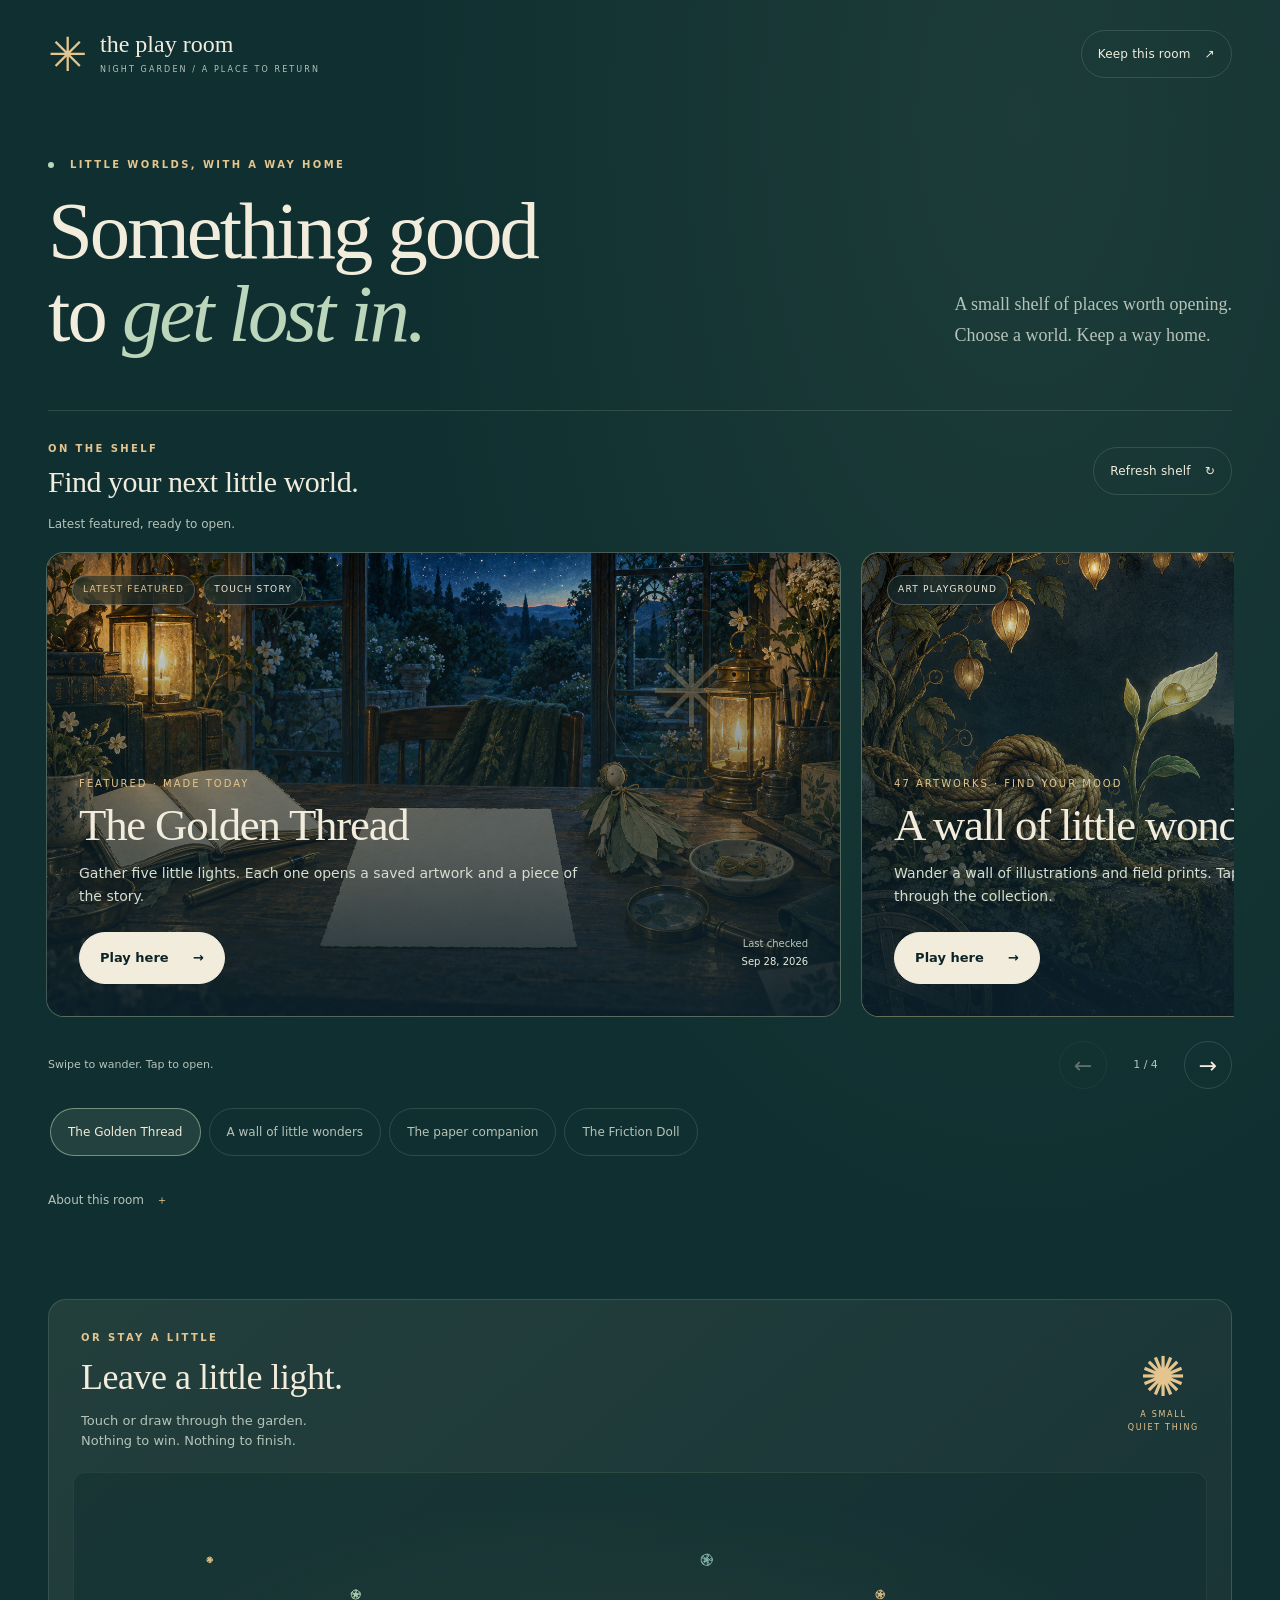
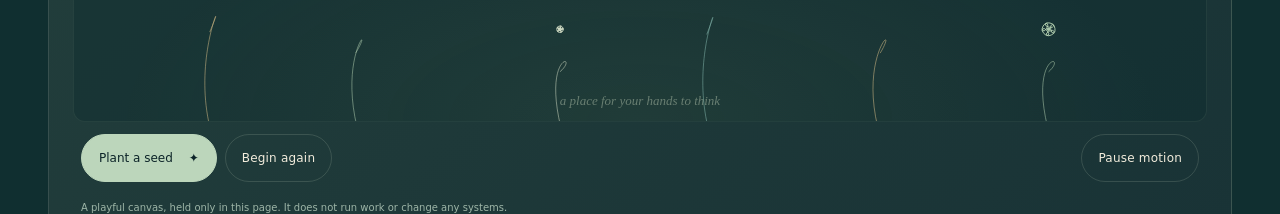
<file: index.html>
<!doctype html><html lang="en"><meta charset="utf-8"><meta http-equiv="refresh" content="0;url=play-room.html"><title>Night Garden</title><a href="play-room.html">Open the Night Garden Play Room</a></html>
</file>
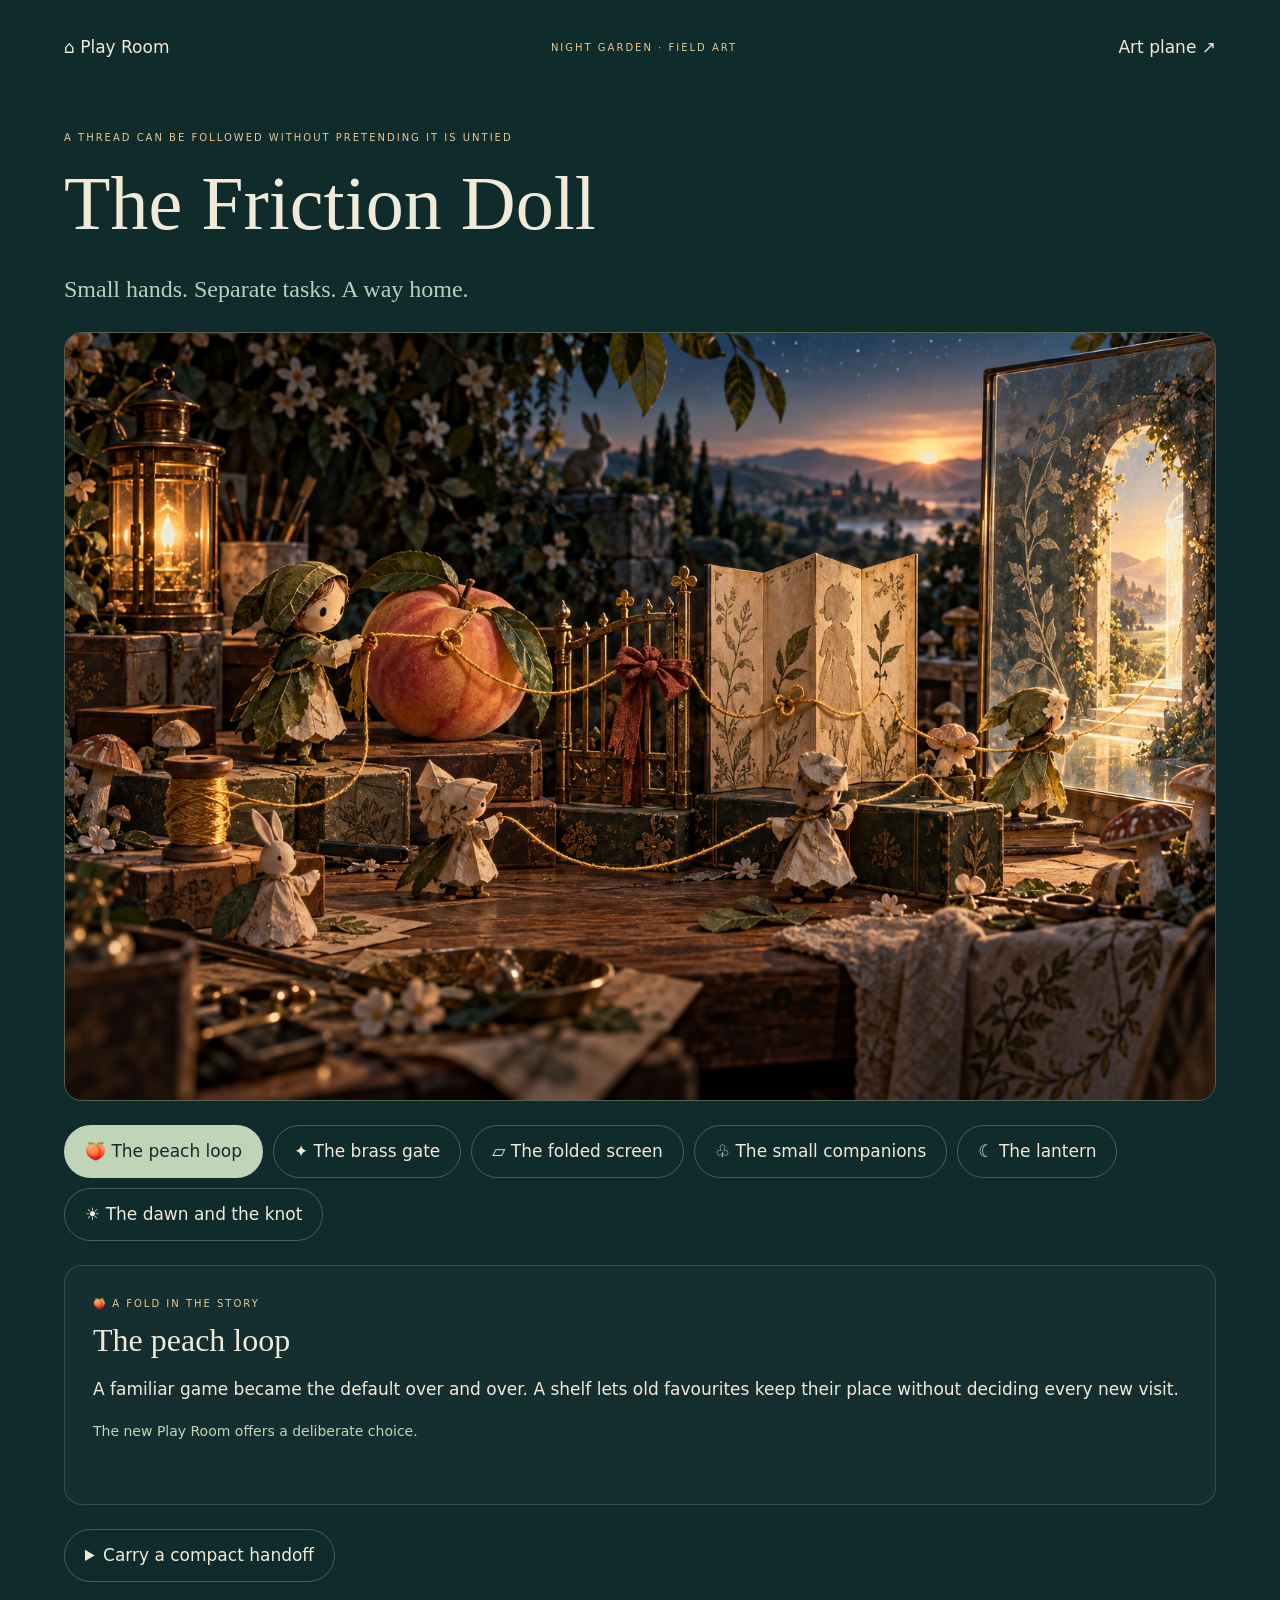
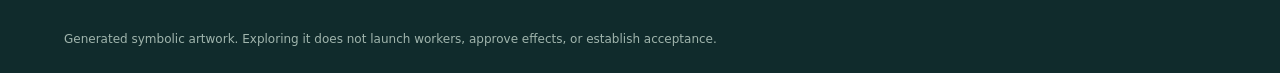
<file: friction-doll.html>
<!doctype html><html lang="en"><meta charset="utf-8"><meta name="viewport" content="width=device-width,initial-scale=1"><title>The Friction Doll · A Way Home</title><link rel="stylesheet" href="friction-doll.css"><script src="friction-doll.js" defer></script><body><header><a href="./play-room.html">⌂ Play Room</a><span>NIGHT GARDEN · FIELD ART</span><a href="./data/art-index.html">Art plane ↗</a></header><main><p class="eyebrow">A THREAD CAN BE FOLLOWED WITHOUT PRETENDING IT IS UNTIED</p><h1>The Friction Doll</h1><p class="intro">Small hands. Separate tasks. A way home.</p><img class="hero" src="./assets/friction-doll.png" alt="Handmade leaf and paper companions guiding a golden thread past a peach, a brass gate and a folded screen toward a dawn-lit doorway."><nav id="symbols" aria-label="Explore the meanings"></nav><section id="meaning" aria-live="polite"><p id="mark" class="eyebrow"></p><h2 id="title"></h2><p id="story"></p><p id="state"></p></section><details><summary>Carry a compact handoff</summary><textarea id="handoff" aria-label="Copyable ingress handoff" readonly>Continue the touch-cockpit task through existing Saedo commands and canonical continuations. Give bounded first-chair owners presentation, gameplay, and request-plane recovery. Preserve saves; keep Home visible. Zero additional spend: verified native subscription or local routes only, with no paid fallback. Resolve the existing Daybreak identity before assigning a proposed 20-minute, 12k-observed-token, $0 journey review. If unavailable, report the missing capability. Keep contracts and context compact; separate plans, launches, tests and acceptance. Do not reuse expired authority or bypass held claims. Gemini remains paused.</textarea><button id="copy">Copy handoff</button><p id="copy-status" role="status"></p></details></main><footer>Generated symbolic artwork. Exploring it does not launch workers, approve effects, or establish acceptance.</footer></body></html>
</file>
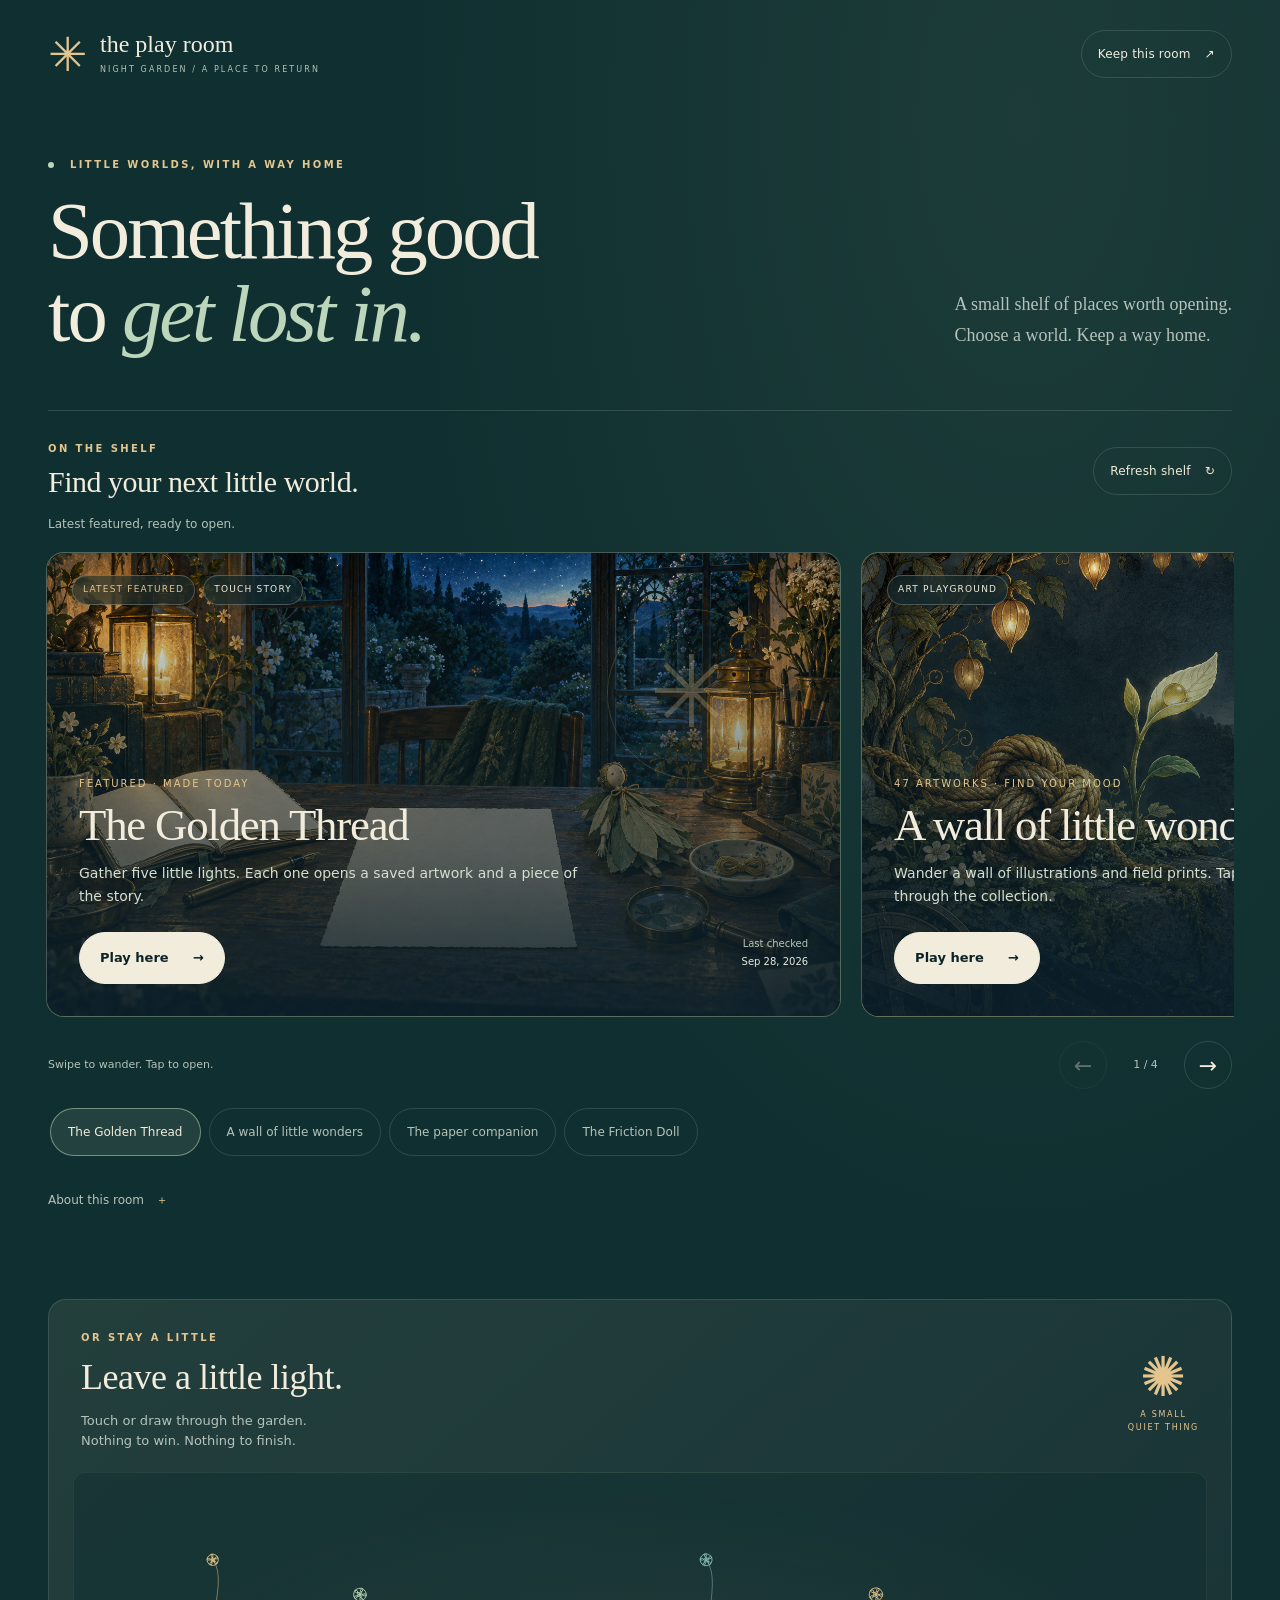
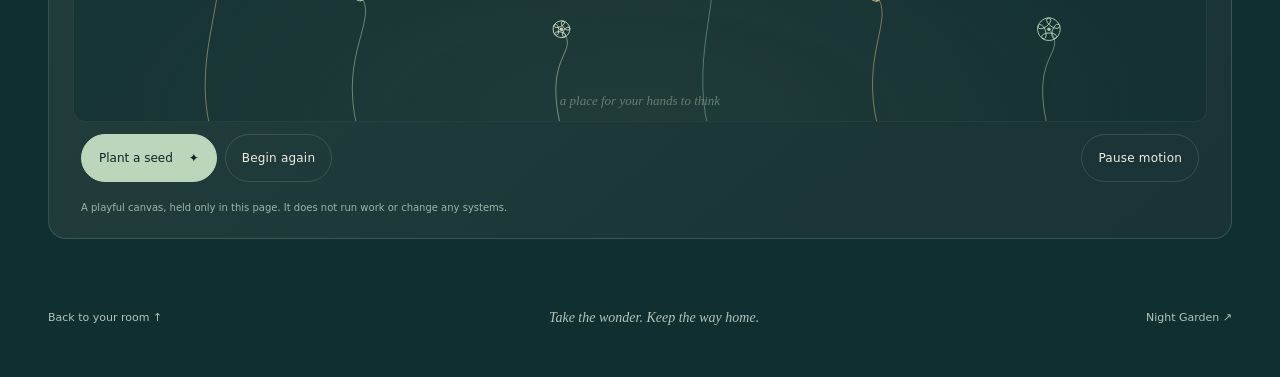
<file: play-room.html>
<!doctype html>
<html lang="en">
<head>
  <meta charset="utf-8">
  <meta name="viewport" content="width=device-width,initial-scale=1,viewport-fit=cover">
  <meta name="theme-color" content="#102f30">
  <meta name="apple-mobile-web-app-capable" content="yes">
  <meta name="apple-mobile-web-app-status-bar-style" content="black-translucent">
  <title>The Play Room · Night Garden</title>
  <link rel="icon" href="./play-room-icon.svg" type="image/svg+xml">
  <link rel="manifest" href="./play-room.webmanifest">
  <link rel="stylesheet" href="./play-room.css">
  <script src="./play-room.js" defer></script>
</head>
<body>
  <a class="skip" href="#experiences">Skip to the collection</a>
  <header class="topbar">
    <a class="wordmark" id="home" href="./play-room.html" aria-label="Play Room home — latest featured experience"><span class="brand-flower" aria-hidden="true">✳</span><span>the play room<small>NIGHT GARDEN / A PLACE TO RETURN</small></span></a>
    <button class="quiet" id="install" type="button">Keep this room <span aria-hidden="true">↗</span></button>
  </header>
  <main>
    <section class="welcome" aria-labelledby="welcome-title">
      <div><p class="eyebrow"><span class="status-dot" aria-hidden="true"></span> LITTLE WORLDS, WITH A WAY HOME</p><h1 id="welcome-title">Something good<br>to <em>get lost in.</em></h1></div>
      <p class="welcome-note">A small shelf of places worth opening.<br>Choose a world. Keep a way home.</p>
    </section>
    <section id="experiences" class="collection" aria-labelledby="collection-title">
      <div class="section-heading"><div><p class="eyebrow">ON THE SHELF</p><h2 id="collection-title">Find your next little world.</h2></div><button class="quiet" id="refresh" type="button">Refresh shelf <span aria-hidden="true">↻</span></button></div>
      <p id="load-status" class="load-status" role="status" aria-live="polite">Opening the collection…</p>
      <div class="carousel" id="carousel" role="region" aria-roledescription="carousel" aria-label="Curated experiences" tabindex="0">
        <div class="empty-card" id="empty-card"><span class="empty-flower" aria-hidden="true">✳</span><h3>A little room to begin.</h3><p>The shelf is loading. You can plant something below while you wait.</p></div>
      </div>
      <div class="shelf-controls"><p class="gesture-note">Swipe to wander. Tap to open.</p><div class="navigation"><button id="previous" class="round" type="button" aria-label="Previous experience" disabled>←</button><span id="position" aria-live="polite">—</span><button id="next" class="round" type="button" aria-label="Next experience" disabled>→</button></div></div>
      <div id="selectors" class="selectors" role="group" aria-label="Choose an experience"></div>
      <details class="room-about"><summary>About this room <span aria-hidden="true">＋</span></summary><p>Choose a world and keep a way home. Selected worlds open here with a Home button; other sites open in your browser. Saved check dates describe the collection, not a live availability test.</p><p class="return-note"><span aria-hidden="true">⌂</span> The seed garden is a toy, held only in this page.<span id="updated"></span></p></details>
    </section>
    <section class="seed-room" aria-labelledby="seed-title">
      <div class="seed-heading"><div><p class="eyebrow">OR STAY A LITTLE</p><h2 id="seed-title">Leave a little light.</h2><p>Touch or draw through the garden.<br>Nothing to win. Nothing to finish.</p></div><span class="seed-seal" aria-hidden="true">✺<small>A SMALL<br>QUIET THING</small></span></div>
      <div class="canvas-wrap"><canvas id="seed-canvas" role="img" aria-label="A small interactive garden. Touch or drag to plant lights, or use the Plant a seed button below."></canvas><span class="canvas-caption" aria-hidden="true">a place for your hands to think</span></div>
      <div class="seed-controls"><div><button class="seed-button" id="plant" type="button">Plant a seed <span aria-hidden="true">✦</span></button><button class="quiet" id="clear" type="button">Begin again</button></div><button class="quiet" id="motion" type="button" aria-pressed="false">Pause motion</button></div>
      <p id="seed-status" class="seed-status" role="status" aria-live="polite">A playful canvas, held only in this page. It does not run work or change any systems.</p>
    </section>
  </main>
  <footer><a href="./play-room.html" id="footer-home">Back to your room ↑</a><span>Take the wonder. Keep the way home.</span><a href="./index.html">Night Garden ↗</a></footer>
  <dialog class="play-overlay" id="play-overlay" aria-labelledby="play-title" aria-describedby="play-hint">
    <div class="play-toolbar"><button class="play-home" id="play-home" type="button" aria-label="Worlds / Home — return to your shelf"><span aria-hidden="true">⌂</span> Home</button><h2 id="play-title">A world in your room</h2><button class="play-more" id="play-more" type="button" aria-label="World options" aria-controls="play-options" aria-expanded="false">•••</button></div>
    <div class="play-options" id="play-options" hidden><a class="quiet" id="play-browser" target="_blank" rel="noopener noreferrer">Open in browser ↗</a><p id="play-hint">Home returns to your shelf. Extra options fold away when you play.</p></div>
    <iframe id="play-frame" title="Selected Night Garden experience" src="about:blank" allow="fullscreen 'none'; camera 'none'; microphone 'none'; geolocation 'none'; payment 'none'; usb 'none'"></iframe>
  </dialog>
  <div class="install-note" id="install-note" role="status" hidden></div>
</body>
</html>
</file>
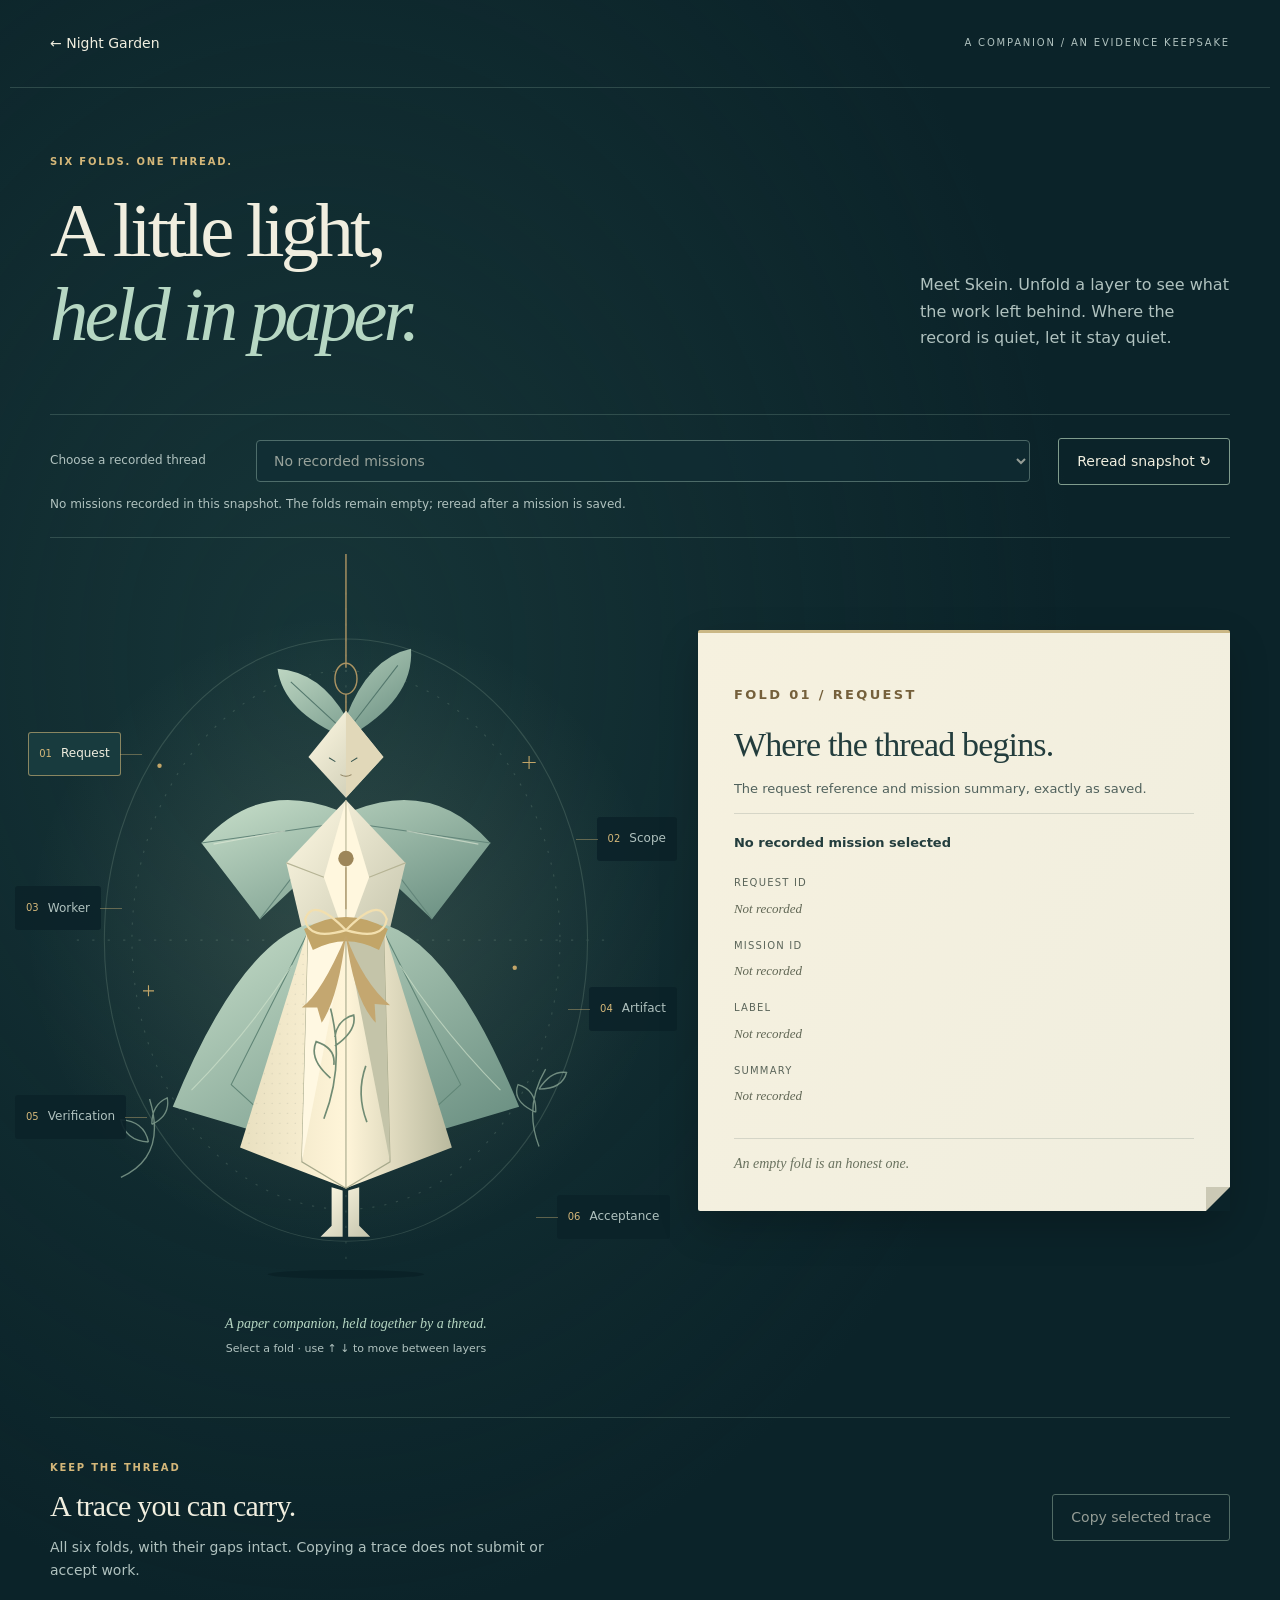
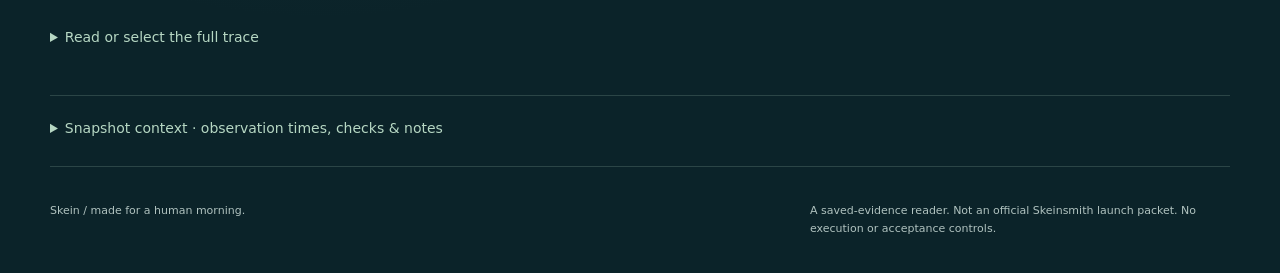
<file: skein-doll.html>
<!doctype html>
<html lang="en">
<head>
  <meta charset="utf-8">
  <meta name="viewport" content="width=device-width, initial-scale=1">
  <meta name="theme-color" content="#102d34">
  <title>Skein · a little lantern for Night Garden</title>
  <link rel="stylesheet" href="./skein-doll.css">
  <script src="./skein-doll.js" defer></script>
</head>
<body>
  <a class="skip" href="#main">Skip to the lantern</a>
  <header><a href="./index.html">← Night Garden</a><span>A COMPANION / AN EVIDENCE KEEPSAKE</span></header>
  <main id="main">
    <section class="introduction" aria-labelledby="page-title">
      <p class="eyebrow">SIX FOLDS. ONE THREAD.</p>
      <h1 id="page-title">A little light,<br><em>held in paper.</em></h1>
      <p class="intro-copy">Meet Skein. Unfold a layer to see what the work left behind. Where the record is quiet, let it stay quiet.</p>
    </section>
    <div class="thread-picker">
      <div class="select-wrap"><label for="mission">Choose a recorded thread</label><select id="mission" disabled><option>Loading saved missions…</option></select></div>
      <button id="reload" type="button">Reread snapshot <span aria-hidden="true">↻</span></button>
      <p id="load-status" role="status">Reading ./data/state.json</p>
    </div>
    <noscript><p class="notice">JavaScript is needed to read saved evidence and unfold this lantern. Return to Night Garden to explore the source. No mission evidence has been loaded here.</p></noscript>
    <div class="worktable">
      <section class="lantern" aria-label="Skein’s six paper folds">
        <div class="art" data-layer="request" id="art">
          <svg viewBox="0 0 600 700" aria-hidden="true" focusable="false">
            <defs>
              <radialGradient id="halo"><stop stop-color="#c9d8b0" stop-opacity=".16"/><stop offset="1" stop-color="#c9d8b0" stop-opacity="0"/></radialGradient>
              <linearGradient id="paper" x2="1" y2="1"><stop stop-color="#fff9e3"/><stop offset="1" stop-color="#c5c5ad"/></linearGradient>
              <linearGradient id="mint" x2="1" y2="1"><stop stop-color="#c8dfca"/><stop offset="1" stop-color="#658b7e"/></linearGradient>
              <linearGradient id="pleat"><stop stop-color="#e8dfbf"/><stop offset=".5" stop-color="#fff5d9"/><stop offset="1" stop-color="#b9b99e"/></linearGradient>
              <pattern id="grain" width="7" height="9" patternUnits="userSpaceOnUse"><circle cx="2" cy="3" r=".55" fill="#14353a" opacity=".15"/></pattern>
            </defs>
            <circle cx="300" cy="345" r="290" fill="url(#halo)"/>
            <g fill="none" stroke="#a2bfa9" opacity=".2"><ellipse cx="300" cy="350" rx="219" ry="273"/><ellipse cx="300" cy="350" rx="194" ry="244" stroke-dasharray="2 9"/><path d="M300 35V650M56 350H544" stroke-dasharray="2 12"/></g>
            <g fill="none" stroke="#ab9362" stroke-width="1.3"><path d="M300 0V103"/><ellipse cx="300" cy="113" rx="10" ry="14"/><path d="M300 127V150"/></g>
            <g class="fold fold-request">
              <path d="M300 174Q243 150 238 111Q277 114 300 155Q321 101 359 93Q362 140 300 174" fill="url(#mint)"/>
              <path d="M250 123L300 169L347 108" fill="none" stroke="#54786d"/>
              <path d="M300 149L334 191L300 228L266 191Z" fill="url(#paper)"/><path d="M300 149V228L334 191Z" fill="#e1d8b9"/>
              <path d="M285 192l5 3m20-3-5 3" stroke="#38564f" stroke-linecap="round"/><path d="M295 207q5 3 10 0" fill="none" stroke="#8a7e5d"/>
            </g>
            <g class="fold fold-scope"><path d="M292 232Q220 204 169 262L222 331L300 258L378 331L431 262Q380 204 308 232" fill="url(#mint)"/><path d="M169 262L288 245L222 331M431 262L312 245L378 331" fill="none" stroke="#63867a"/><path d="M180 263L245 251M420 263L355 251" stroke="#e5eddb" opacity=".6"/></g>
            <g class="fold fold-worker"><path d="M300 223L354 280L337 352H263L246 280Z" fill="url(#paper)"/><path d="M300 223L280 293L300 350L321 293Z" fill="#fff7de"/><path d="M246 280L280 293M354 280L321 293M300 223V350" fill="none" stroke="#b6b495"/><circle cx="300" cy="276" r="7" fill="#9d8659"/><path d="M300 284V322" stroke="#a58e60"/></g>
            <g class="fold fold-artifact"><path d="M264 336Q202 357 143 501L254 534L300 351L346 534L457 501Q398 357 336 336" fill="url(#mint)"/><path d="M264 346L196 481L254 534M336 346L404 481L346 534" fill="none" stroke="#618677"/><path d="M160 486Q213 432 251 373M440 486Q387 432 349 373" fill="none" stroke="#d2e3cd" opacity=".65"/></g>
            <g class="fold fold-verification"><path d="M266 339L204 538L300 575L396 538L334 339Z" fill="url(#pleat)"/><path d="M266 339L260 551L300 575L340 551L334 339M300 346V575" fill="none" stroke="#a7a98c"/><path d="M266 339L300 346L260 551Z" fill="#fff8e2"/><path d="M334 339L300 346L340 551Z" fill="#c4c4a9"/><path d="M204 538L266 339L260 551Z" fill="url(#grain)"/>
              <g fill="none" stroke="#708b73" stroke-width="1.5"><path d="M280 512Q299 463 286 412M286 475Q266 458 273 442Q291 448 289 463M290 446Q310 432 307 418Q292 422 290 438"/><path d="M319 515Q309 489 318 464"/></g>
            </g>
            <g class="fold fold-acceptance"><path d="M262 340Q300 318 338 340L330 359Q300 343 270 359Z" fill="#c2a568"/><path d="M300 341Q270 310 263 331Q266 351 300 341Q330 310 337 331Q334 351 300 341" fill="none" stroke="#f2dfae" stroke-width="2"/><path d="M300 346Q278 398 260 411L274 411L278 425Q293 402 300 346Q307 404 327 425L326 408L340 409Q316 389 300 346" fill="#c4a770"/><path d="M287 574V609L277 619H297V577M312 574V609L322 619H302V577" fill="url(#paper)"/></g>
            <g fill="none" stroke="#96b3a0" stroke-width="1.2" opacity=".7"><path d="M96 565Q138 546 122 494M121 533Q100 532 96 513Q117 514 121 533M124 517Q141 509 138 493Q124 499 124 517M475 537Q461 501 481 467M472 506Q450 496 456 481Q473 486 472 506M475 485Q496 485 500 470Q486 468 475 485"/></g>
            <g fill="#c2a568"><circle cx="131" cy="192" r="2"/><circle cx="453" cy="375" r="2"/><path d="M466 183v12m-6-6h12M121 391v10m-5-5h10" stroke="#c2a568"/></g>
            <ellipse cx="300" cy="653" rx="71" ry="4" fill="#061b20" opacity=".5"/>
          </svg>
          <div class="fold-tabs" role="tablist" aria-label="Evidence layers" aria-orientation="vertical">
            <button type="button" role="tab" id="tab-request" aria-controls="evidence-panel" aria-selected="true" data-layer="request"><span>01</span> Request</button>
            <button type="button" role="tab" id="tab-scope" aria-controls="evidence-panel" aria-selected="false" tabindex="-1" data-layer="scope"><span>02</span> Scope</button>
            <button type="button" role="tab" id="tab-worker" aria-controls="evidence-panel" aria-selected="false" tabindex="-1" data-layer="worker"><span>03</span> Worker</button>
            <button type="button" role="tab" id="tab-artifact" aria-controls="evidence-panel" aria-selected="false" tabindex="-1" data-layer="artifact"><span>04</span> Artifact</button>
            <button type="button" role="tab" id="tab-verification" aria-controls="evidence-panel" aria-selected="false" tabindex="-1" data-layer="verification"><span>05</span> Verification</button>
            <button type="button" role="tab" id="tab-acceptance" aria-controls="evidence-panel" aria-selected="false" tabindex="-1" data-layer="acceptance"><span>06</span> Acceptance</button>
          </div>
        </div>
        <p class="art-caption">A paper companion, held together by a thread.<br><span>Select a fold · use ↑ ↓ to move between layers</span></p>
      </section>
      <section class="paper" id="evidence-panel" role="tabpanel" tabindex="0" aria-labelledby="tab-request">
        <p class="eyebrow" id="fold-number">FOLD 01 / REQUEST</p>
        <h2 id="fold-title">Where the thread begins.</h2>
        <p id="fold-description">The request reference and mission summary, exactly as saved.</p>
        <p id="selected-mission" class="mission-label">No mission selected</p>
        <dl id="evidence"><dt>Saved evidence</dt><dd>Not recorded</dd></dl>
        <p class="paper-foot">An empty fold is an honest one.</p>
      </section>
    </div>
    <section class="trace-section" aria-labelledby="trace-title">
      <div><p class="eyebrow">KEEP THE THREAD</p><h2 id="trace-title">A trace you can carry.</h2><p>All six folds, with their gaps intact. Copying a trace does not submit or accept work.</p></div>
      <div class="trace-actions"><button id="copy" type="button" disabled>Copy selected trace</button><p id="copy-status" role="status"></p></div>
      <details id="trace-details"><summary>Read or select the full trace</summary><label class="sr-only" for="trace">Human-readable mission trace</label><textarea id="trace" readonly rows="12" spellcheck="false">No mission selected.</textarea></details>
    </section>
    <details class="snapshot-context"><summary>Snapshot context · observation times, checks &amp; notes</summary><p>These are snapshot-wide records. They are not automatically proof for the selected mission.</p><dl id="snapshot-times"></dl><div id="snapshot-checks"></div><h3>Saved notes</h3><pre id="snapshot-notes">Not recorded</pre></details>
  </main>
  <footer><span>Skein / made for a human morning.</span><p>A saved-evidence reader. Not an official Skeinsmith launch packet. No execution or acceptance controls.</p></footer>
</body>
</html>
</file>
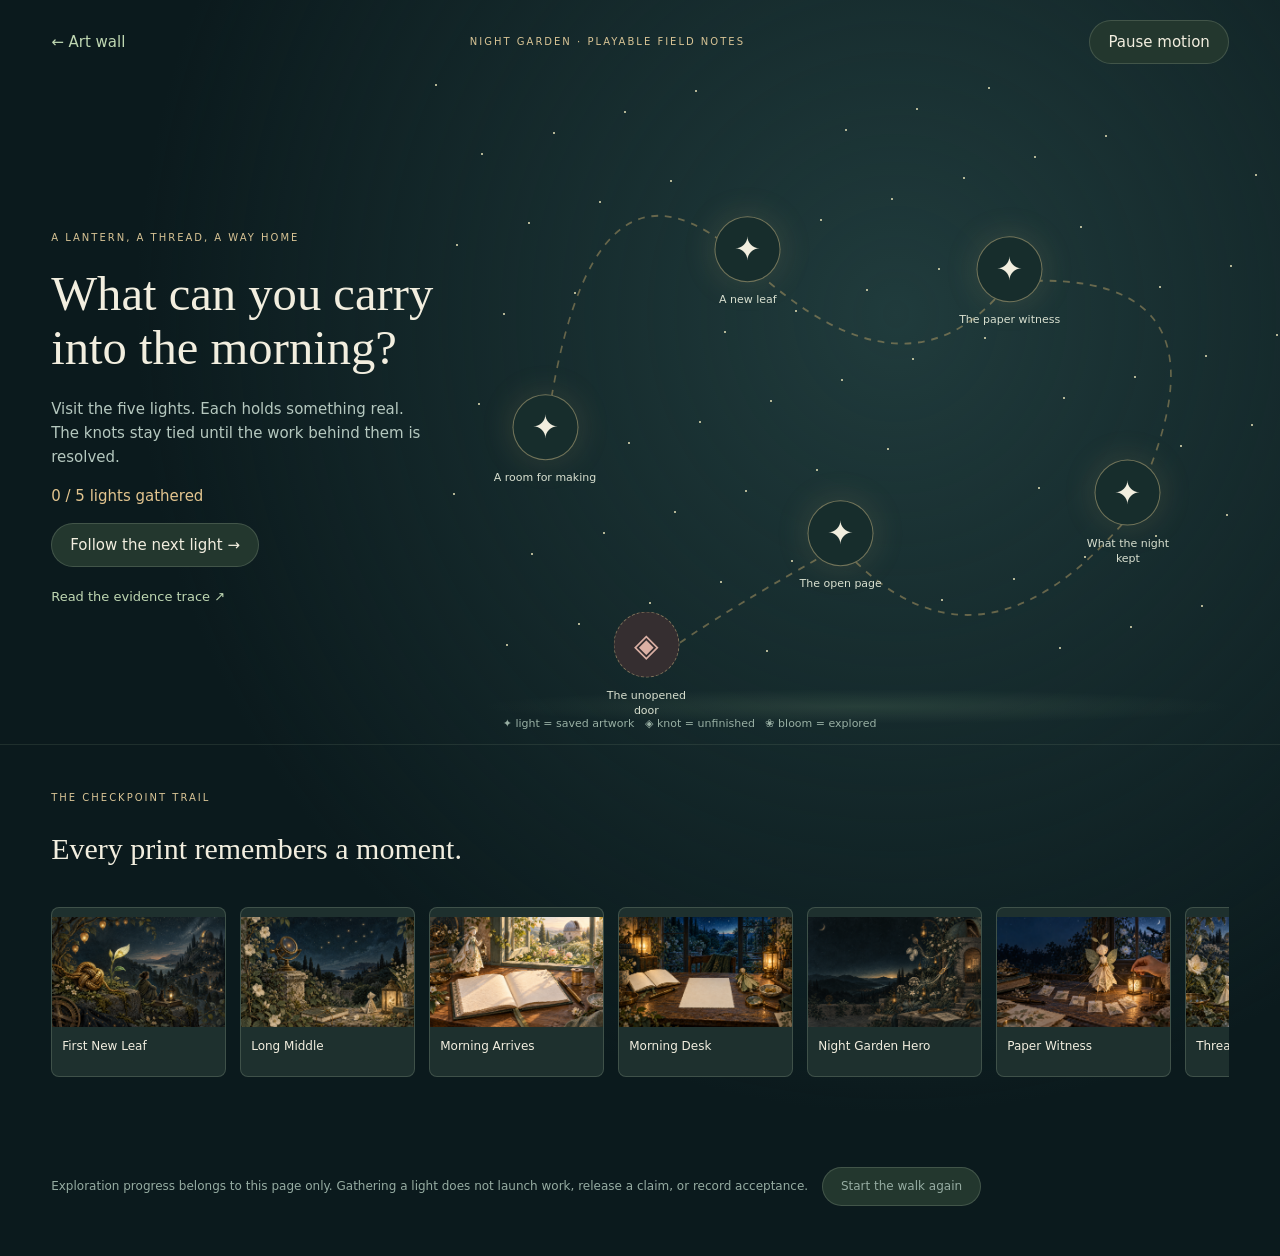
<file: thread-garden.html>
<!doctype html><html lang="en"><meta charset="utf-8"><meta name="viewport" content="width=device-width,initial-scale=1"><title>The Golden Thread · Night Garden</title><link rel="stylesheet" href="thread-garden.css"><script src="thread-garden.js" defer></script><body><header><a href="./data/art-index.html">← Art wall</a><span>NIGHT GARDEN · PLAYABLE FIELD NOTES</span><button id="motion" aria-pressed="false">Pause motion</button></header><main><section class="intro"><p class="eyebrow">A LANTERN, A THREAD, A WAY HOME</p><h1>What can you carry <br>into the morning?</h1><p>Visit the five lights. Each holds something real. <br>The knots stay tied until the work behind them is resolved.</p><p id="progress" role="status" aria-live="polite">0 / 5 lights gathered</p><button id="follow">Follow the next light →</button><a href="./skein-doll.html">Read the evidence trace ↗</a></section><section id="garden" aria-label="Interactive constellation"><svg viewBox="0 0 1000 700" preserveAspectRatio="none" aria-hidden="true"><path class="thread" d="M130 380 Q180 30 370 190 T680 210 Q970 190 820 460 Q640 650 480 490 Q300 580 250 620"/></svg><div id="stars"></div><div id="nodes"></div><div class="ground"></div><p class="legend">✦ light = saved artwork &nbsp; ◈ knot = unfinished &nbsp; ❀ bloom = explored</p></section></main><section id="shelf"><div><p class="eyebrow">THE CHECKPOINT TRAIL</p><h2>Every print remembers a moment.</h2></div><div id="checkpoints"></div></section><dialog id="card" aria-labelledby="card-title"><button id="close" aria-label="Close checkpoint">✕</button><img id="picture" alt=""><div class="card-copy"><p id="symbol" class="eyebrow"></p><h2 id="card-title"></h2><p id="meaning"></p><p id="truth"></p><a id="source">Explore this artifact ↗</a><button id="gather">Gather this light</button></div></dialog><footer>Exploration progress belongs to this page only. Gathering a light does not launch work, release a claim, or record acceptance. <button id="reset">Start the walk again</button></footer></body></html>
</file>
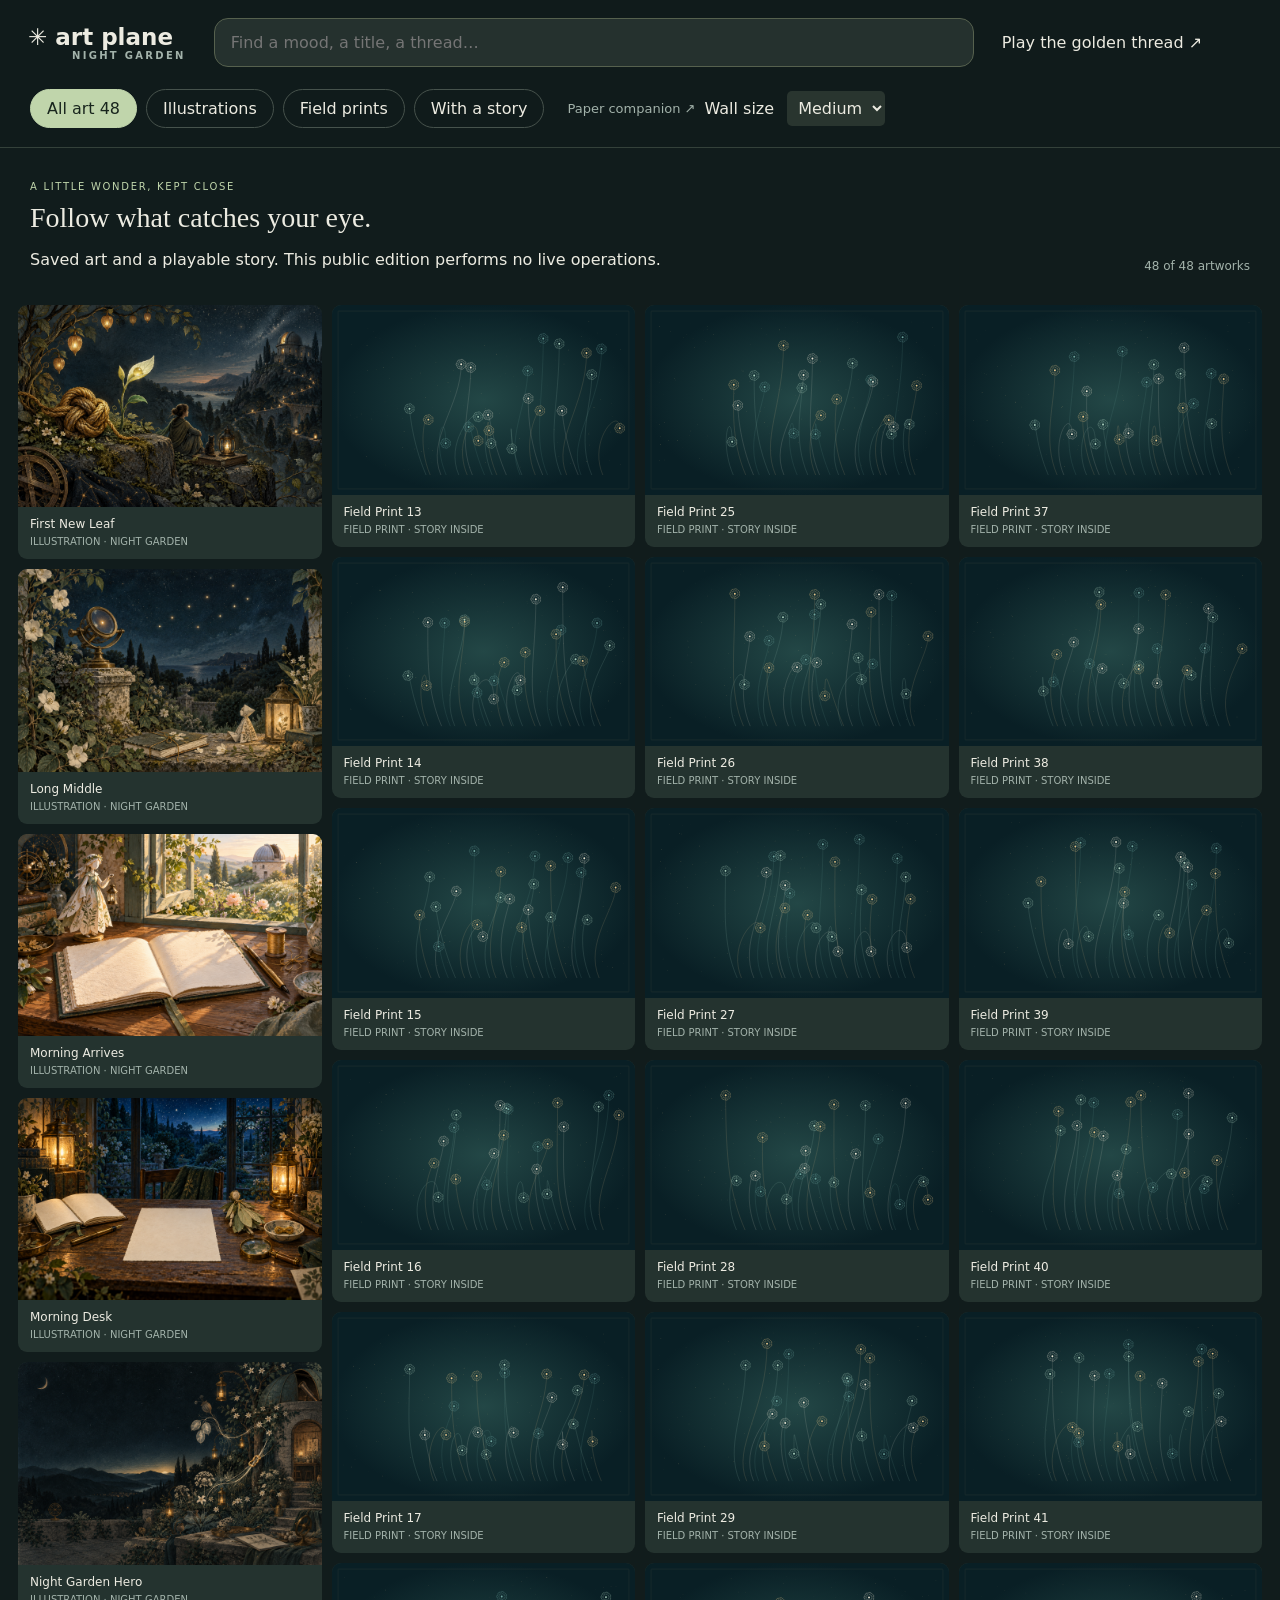
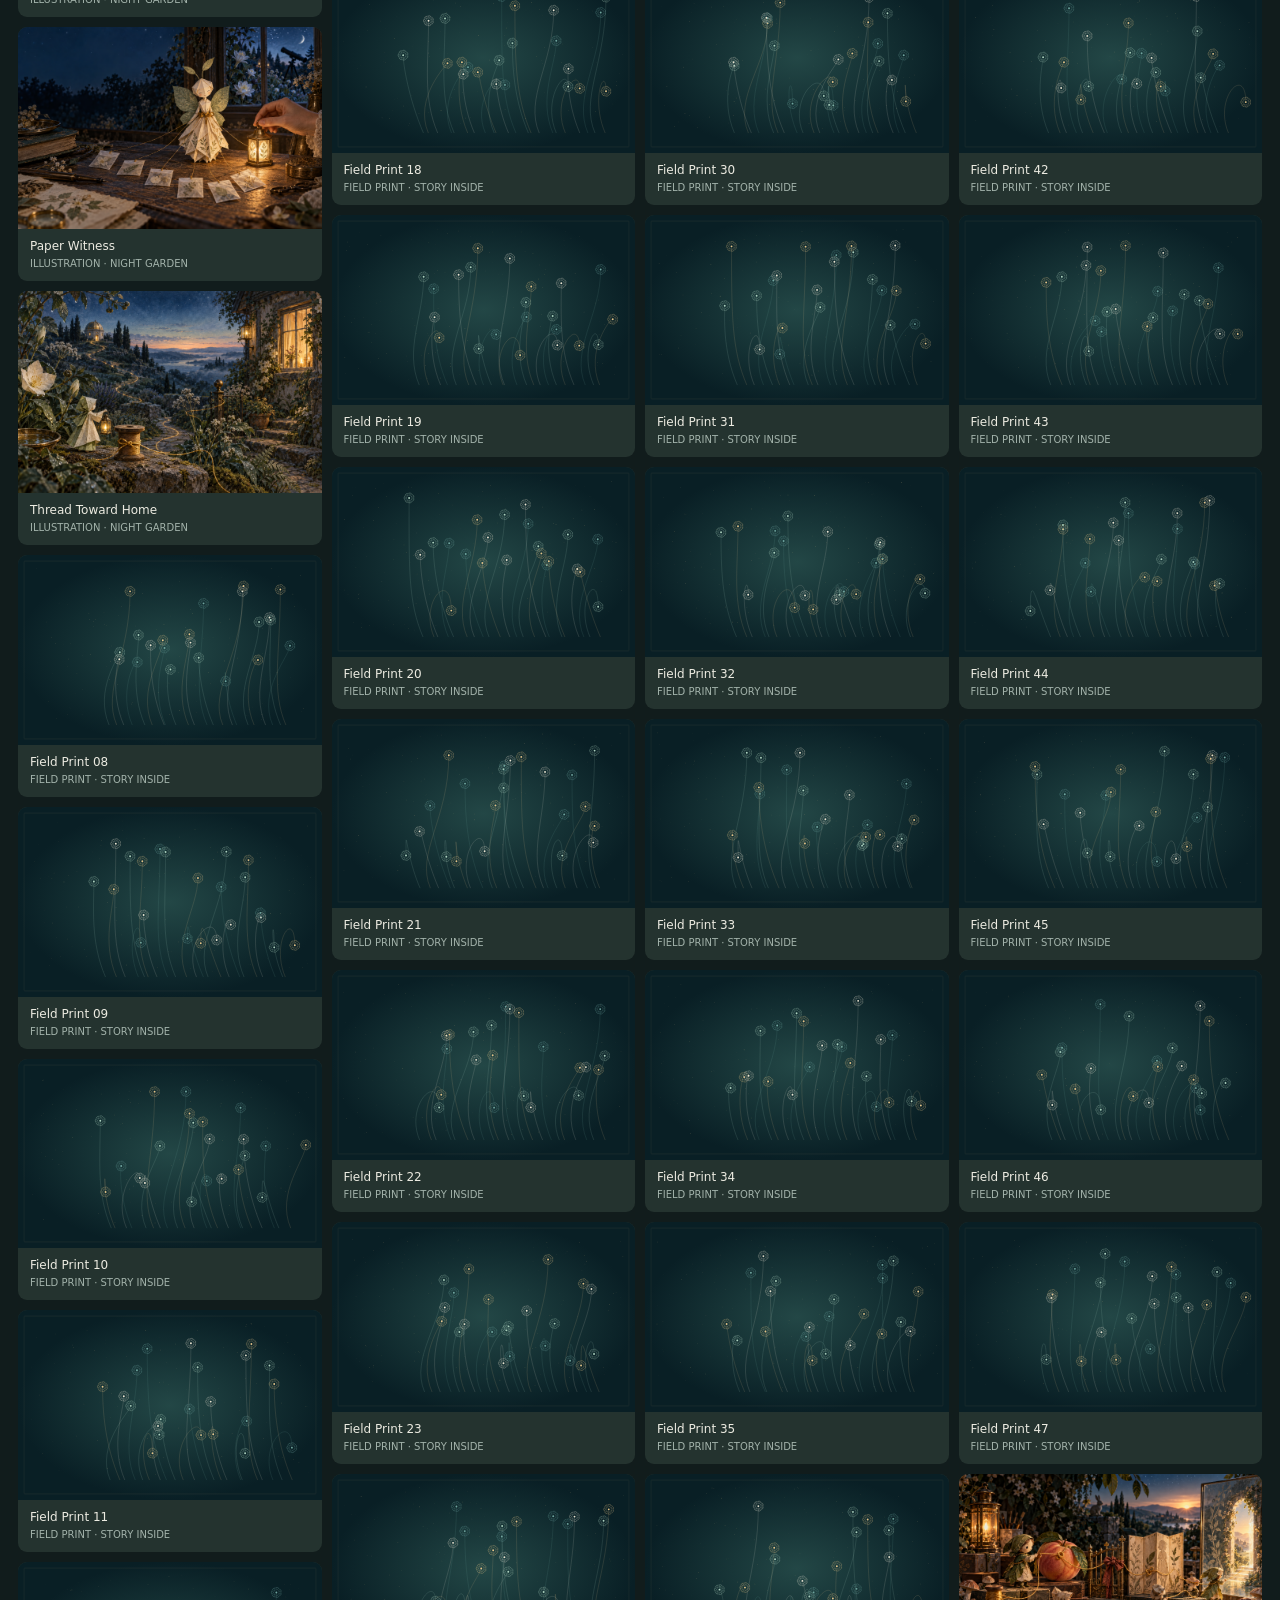
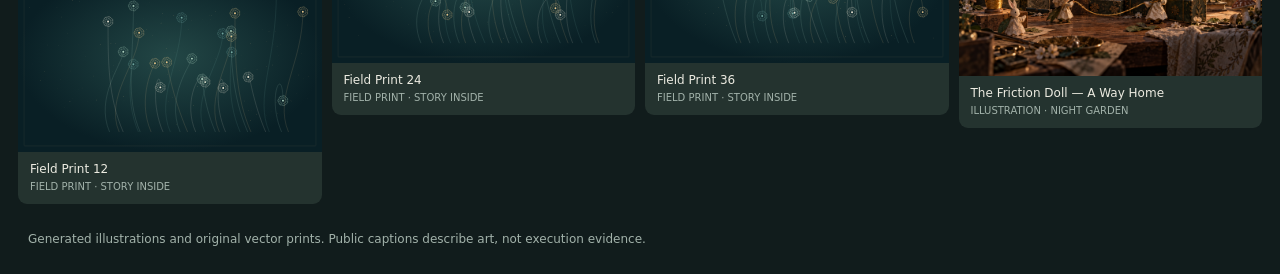
<file: data/art-index.html>
<!doctype html><html lang="en"><meta charset="utf-8"><meta name="viewport" content="width=device-width,initial-scale=1"><title>Art plane · Night Garden</title><link rel="stylesheet" href="wall.css"><script src="wall.js" defer></script><body>
<header><div class="top"><a class="brand" href="art-index.html">✳ art plane <span>night garden</span></a><label class="search"><input id="search" type="search" placeholder="Find a mood, a title, a thread…" aria-label="Search artwork"></label><a href="../thread-garden.html">Play the golden thread ↗</a></div><nav><button data-filter="all" aria-pressed="true">All art <span id="total"></span></button><button data-filter="illustration">Illustrations</button><button data-filter="print">Field prints</button><button data-filter="notes">With a story</button><a href="../skein-doll.html">Paper companion ↗</a><label>Wall size <select id="density"><option value="compact">Small</option><option value="comfortable" selected>Medium</option><option value="large">Large</option></select></label></nav></header>
<section class="intro"><div><span class="eyebrow">A LITTLE WONDER, KEPT CLOSE</span><h1>Follow what catches your eye.</h1><p>Saved art and a playable story. This public edition performs no live operations.</p></div><p id="count" role="status">Opening the collection…</p></section><main id="wall" aria-label="Artwork wall"></main><section id="empty" hidden><h2>No art on this thread.</h2><button id="reset">Show all art</button></section><footer>Generated illustrations and original vector prints. Public captions describe art, not execution evidence.</footer>
<dialog id="viewer" aria-labelledby="title"><div class="viewer-top"><span id="position"></span><button id="close" aria-label="Close viewer">✕</button></div><div class="viewer-body"><div class="stage"><button id="prev" aria-label="Previous artwork">‹</button><img id="large" alt=""><button id="next" aria-label="Next artwork">›</button></div><aside><span id="kind" class="eyebrow"></span><h2 id="title"></h2><p id="tags"></p><a id="original" target="_blank" rel="noopener">Open image ↗</a><a id="download" download>Save image ↓</a><details id="story"><summary>About the artwork</summary><pre id="note"></pre></details></aside></div><div id="strip" aria-label="Browse filtered artworks"></div></dialog></body></html>
</file>
<file: friction-doll.css>
:root{color-scheme:dark}*{box-sizing:border-box}body{margin:0;background:#102b2c;color:#f2ead8;font:17px/1.6 system-ui,sans-serif}header,main,footer{max-width:1200px;margin:auto;padding:24px}header{display:flex;align-items:center;justify-content:space-between;gap:18px}header span,.eyebrow{font-size:10px;letter-spacing:2px;color:#e7c792}a{color:inherit;text-decoration:none;min-height:48px;display:inline-flex;align-items:center}h1{font:clamp(43px,6vw,76px)/1.1 Georgia,serif;margin:16px 0}h2{font:32px Georgia,serif;margin:8px 0}.intro{color:#b9d0bb;font-family:Georgia,serif;font-size:24px}.hero{display:block;width:100%;border-radius:18px;border:1px solid #e1c89055}nav{display:flex;gap:10px;flex-wrap:wrap;margin:24px 0}button,summary{touch-action:manipulation;min-height:52px;padding:12px 20px;border:1px solid #bbcbb655;border-radius:99px;background:transparent;color:inherit;font:inherit;cursor:pointer}button[aria-pressed=true]{background:#c1d4b8;color:#102b2c}button:focus-visible,a:focus-visible,summary:focus-visible{outline:3px solid #e7c792;outline-offset:3px}#meaning{padding:20px 28px;background:#ffffff06;border:1px solid #bbcbb633;border-radius:18px;min-height:240px}#state{color:#c2d5b8;font-size:14px}details{margin-top:24px}summary{width:max-content}textarea{display:block;width:100%;height:230px;padding:16px;margin:16px 0;background:#0b2224;color:#eceddf;border:1px solid #bbcbb655;border-radius:10px;font:14px/1.6 system-ui}footer{color:#a0b5ad;font-size:12px}@media(max-width:600px){header,main,footer{padding:18px}header span{display:none}nav{gap:8px}button{font-size:14px;padding:12px 15px}#meaning{padding:20px;min-height:290px}}
</file>
<file: play-room.css>
:root{color-scheme:dark;--night:#102f30;--deep:#0c2428;--paper:#f2ecdc;--muted:#b5c3b9;--mint:#bcd6bb;--gold:#e4c58e;--line:#dce7ce26;--serif:Georgia,'Times New Roman',serif;--sans:system-ui,-apple-system,BlinkMacSystemFont,'Segoe UI',sans-serif}*{box-sizing:border-box}html{scroll-behavior:smooth;scroll-padding-top:2rem}body{margin:0;background:radial-gradient(ellipse at 80% 6%,#35564a55,transparent 43%),var(--night);color:var(--paper);font:16px/1.5 var(--sans);overflow-x:hidden}button,a,input{-webkit-tap-highlight-color:transparent}button,a{touch-action:manipulation}button{font:inherit;cursor:pointer;color:inherit}button:disabled{opacity:.35;cursor:default}a{color:inherit;text-decoration:none}button:focus-visible,a:focus-visible,[tabindex]:focus-visible{outline:3px solid var(--gold);outline-offset:5px}.skip{position:absolute;z-index:10;left:1rem;top:-6rem;padding:1rem;background:var(--paper);color:var(--deep)}.skip:focus{top:1rem}.topbar,main,footer{width:min(1280px,calc(100% - 96px));margin-inline:auto}.topbar{padding-top:max(26px,env(safe-area-inset-top));display:flex;justify-content:space-between;align-items:center;gap:18px}.wordmark{display:flex;align-items:center;gap:13px;min-height:56px;font:24px var(--serif)}.wordmark small{display:block;font:8px/1.7 var(--sans);letter-spacing:2.1px;margin-top:5px;color:var(--muted)}.brand-flower{font-size:47px;color:var(--gold)}.quiet{min-height:48px;min-width:48px;padding:11px 16px;border:1px solid var(--line);border-radius:999px;background:transparent;font-size:12px;letter-spacing:.2px}.quiet span{padding-left:10px}.welcome{display:flex;justify-content:space-between;align-items:flex-end;gap:30px;padding:75px 0 55px}.eyebrow{font-size:10px;letter-spacing:2.4px;color:var(--gold);font-weight:600;margin:0 0 17px}.status-dot{display:inline-block;width:6px;height:6px;background:var(--mint);border-radius:50%;margin-right:10px;vertical-align:middle}h1,h2,h3,p{margin-top:0}h1{font:clamp(48px,6.3vw,88px)/1.03 var(--serif);letter-spacing:-3px;margin-bottom:0}h1 em{font-weight:normal;color:var(--mint)}.welcome-note{font:18px/1.7 var(--serif);color:var(--muted);margin:0 0 5px;min-width:250px}.collection{border-top:1px solid var(--line);padding-top:30px}.section-heading{display:flex;justify-content:space-between;align-items:center;gap:20px}.section-heading .eyebrow{margin-bottom:8px}h2{font:30px/1.2 var(--serif);letter-spacing:-.5px;margin-bottom:0}.load-status{color:var(--muted);font-size:12px;margin:15px 0;min-height:18px}.carousel{display:flex;gap:20px;overflow-x:auto;scroll-snap-type:x mandatory;overscroll-behavior-x:contain;scrollbar-width:none;padding:4px 2px 10px;margin:0 -2px}.carousel::-webkit-scrollbar{display:none}.experience-card{position:relative;isolation:isolate;flex:0 0 calc(78% - 10px);min-height:440px;scroll-snap-align:start;border:1px solid #e6e5c83b;border-radius:18px;overflow:hidden;display:flex;align-items:flex-end;background:radial-gradient(ellipse at 75% 30%,#8fa37c55,transparent 45%),linear-gradient(125deg,#284b40,#152d36)}.experience-card:nth-child(2n){background:radial-gradient(ellipse at 75% 30%,#cfb37144,transparent 50%),linear-gradient(125deg,#454b37,#172f39)}.card-image{position:absolute;inset:0;width:100%;height:100%;object-fit:cover;z-index:-3}.card-shade{position:absolute;inset:0;background:linear-gradient(180deg,#102c3114 5%,#102a3266 35%,#0b202bed 100%);z-index:-2}.card-orbit{position:absolute;right:8%;top:12%;width:170px;height:170px;border:1px solid #e6d3a329;border-radius:50%;z-index:-1}.card-orbit::after{content:'✳';display:block;text-align:center;color:#e4c58e45;font-size:100px;line-height:165px}.card-content{padding:32px;width:100%}.card-badges{position:absolute;top:22px;left:25px;display:flex;gap:8px;flex-wrap:wrap}.badge{font-size:9px;letter-spacing:1.2px;text-transform:uppercase;backdrop-filter:blur(12px);padding:7px 10px;border:1px solid #ffffff3b;background:#112b3288;border-radius:99px}.badge.featured{color:var(--gold)}.card-kicker{font-size:10px;letter-spacing:2px;color:var(--gold);margin-bottom:10px}.card-title{font:clamp(30px,3.5vw,49px)/1.08 var(--serif);letter-spacing:-1.2px;margin-bottom:13px;max-width:600px}.card-description{font-size:14px;line-height:1.65;color:#d4ded1;max-width:510px;min-height:42px;margin-bottom:24px}.card-bottom{display:flex;align-items:center;justify-content:space-between;gap:20px}.open-world{display:inline-flex;align-items:center;justify-content:space-between;gap:24px;min-height:52px;padding:13px 20px;background:var(--paper);color:var(--deep);border:1px solid var(--paper);border-radius:99px;font-size:13px;font-weight:600}.open-world:active{transform:scale(.98)}.checked{font-size:10px;color:#b7c8ba;text-align:right;line-height:1.8}.checked span{display:block;color:#e5eadb}.shelf-controls{display:flex;justify-content:space-between;align-items:center;gap:15px;margin:14px 0}.gesture-note{font-size:11px;color:var(--muted);margin:0}.navigation{display:flex;align-items:center;gap:16px}.round{width:48px;height:48px;border-radius:50%;border:1px solid var(--line);background:transparent;font-size:22px}#position{font-size:11px;color:var(--muted);min-width:45px;text-align:center}.selectors{display:flex;gap:8px;overflow-x:auto;padding:5px 2px 12px;scrollbar-width:thin}.selector{min-height:48px;flex-shrink:0;padding:10px 17px;border:1px solid var(--line);border-radius:99px;background:transparent;color:var(--muted);font-size:12px}.selector[aria-pressed=true]{background:#c4d8b71b;color:var(--paper);border-color:#c4d8b788}.return-note{font-size:11px;color:var(--muted);display:flex;gap:9px;align-items:center;flex-wrap:wrap;margin:10px 0 0}.return-note>span:first-child{font-size:18px}.return-note #updated{margin-left:auto;color:#8da797;font-size:10px}.empty-card{width:100%;padding:60px 24px;text-align:center;min-height:350px;border:1px dashed var(--line);border-radius:18px;background:#142f3070}.empty-flower{font-size:70px;color:var(--gold)}.empty-card h3{font:32px var(--serif);margin:14px 0}.empty-card p{color:var(--muted);font-size:14px}.seed-room{margin:75px 0 55px;padding:30px 32px 22px;background:linear-gradient(140deg,#233f3c,#193336);border:1px solid var(--line);border-radius:18px}.seed-heading{display:flex;justify-content:space-between;gap:20px;align-items:center}.seed-heading .eyebrow{margin-bottom:11px}.seed-heading h2{font-size:36px}.seed-heading p:not(.eyebrow){color:var(--muted);font-size:13px;margin:12px 0 0}.seed-seal{color:var(--gold);text-align:center;font:55px var(--serif)}.seed-seal small{display:block;font:8px/1.6 var(--sans);letter-spacing:1.7px}.canvas-wrap{position:relative;margin:22px -8px 12px;height:250px;border-radius:12px;background:radial-gradient(ellipse at bottom,#64775622,transparent 65%),#102e3077;overflow:hidden;border:1px solid #d6dfbd13}canvas{display:block;width:100%;height:100%;touch-action:none}.canvas-caption{position:absolute;bottom:12px;left:0;right:0;text-align:center;pointer-events:none;font:italic 13px var(--serif);color:#bdcbb377}.seed-controls{display:flex;align-items:center;justify-content:space-between;gap:10px}.seed-controls>div{display:flex;gap:8px}.seed-button{min-height:48px;padding:11px 17px;border-radius:99px;background:var(--mint);border:1px solid var(--mint);color:var(--deep);font-size:12px}.seed-button span{margin-left:12px}.seed-status{font-size:10px;color:#9db5a7;margin:17px 0 0;line-height:1.7}footer{display:flex;gap:20px;justify-content:space-between;align-items:center;padding-bottom:max(35px,env(safe-area-inset-bottom));font-size:11px;color:var(--muted)}footer a{display:inline-flex;align-items:center;min-height:48px}footer>span{font:italic 14px var(--serif)}.install-note{position:fixed;bottom:max(20px,env(safe-area-inset-bottom));left:50%;transform:translateX(-50%);z-index:20;width:min(540px,calc(100% - 32px));padding:18px 22px;border:1px solid #e2d3a66b;border-radius:14px;background:#153432;color:var(--paper);font-size:13px;box-shadow:0 12px 50px #0005}.install-note[hidden]{display:none}@media(min-width:1150px){.experience-card{flex-basis:calc(68% - 10px);min-height:465px}}@media(max-width:720px){.topbar,main,footer{width:calc(100% - 36px)}.topbar{padding-top:max(20px,env(safe-area-inset-top));gap:10px}.wordmark{font-size:21px;gap:9px}.wordmark small{font-size:7px;letter-spacing:1.25px}.brand-flower{font-size:36px}#install{font-size:10px;padding-inline:12px;max-width:125px}.welcome{display:block;padding:48px 0 33px}h1{font-size:clamp(47px,11vw,73px);letter-spacing:-2px}.welcome .eyebrow{font-size:8px;letter-spacing:1.7px}.welcome-note{font-size:16px;margin-top:23px}.section-heading h2{font-size:24px}.section-heading .eyebrow{font-size:8px}.section-heading .quiet{font-size:10px;padding-inline:12px}.collection{padding-top:23px}.experience-card{flex-basis:calc(100% - 22px);min-height:425px}.carousel{gap:12px}.card-content{padding:24px 20px}.card-badges{left:20px;top:20px}.card-title{font-size:36px}.card-description{font-size:13px;min-height:60px}.card-bottom{gap:10px}.open-world{font-size:12px;padding-inline:17px;gap:15px}.checked{font-size:9px;max-width:110px}.gesture-note{font-size:10px}.navigation{gap:9px}.selectors{margin-top:2px}.return-note{font-size:10px;line-height:1.7}.return-note #updated{margin-left:26px;flex-basis:100%}.seed-room{margin:43px 0 28px;padding:25px 19px 18px}.seed-heading h2{font-size:31px}.seed-seal{font-size:45px}.seed-seal small{font-size:7px}.canvas-wrap{height:230px}.seed-controls{align-items:flex-start;gap:8px;flex-wrap:wrap}.seed-controls .quiet,.seed-button{font-size:11px;padding-inline:12px}.seed-status{font-size:9px}footer{flex-wrap:wrap;gap:5px 20px}footer>span{order:3;flex-basis:100%;font-size:13px}footer>a:last-child{margin-left:auto}}@media(prefers-reduced-motion:reduce){html{scroll-behavior:auto}*,*::before,*::after{animation:none!important;transition:none!important}}
/* Immersive world chrome: one safe-area-aware 60px row; extras fold into flow. */
.playing{overflow:hidden}.play-overlay{padding:0;border:1px solid var(--line);border-radius:18px;width:calc(100% - 32px);height:calc(100dvh - 32px);max-width:none;max-height:none;background:var(--deep);color:var(--paper);overflow:hidden}.play-overlay::backdrop{background:#07191cf0}.play-overlay[open]{display:flex;flex-direction:column}.play-toolbar{display:flex;align-items:center;gap:12px;padding:6px 12px;background:linear-gradient(100deg,#183939b8,#102d3040);flex:0 0 auto;min-height:60px}.play-toolbar h2{font:16px/1.25 var(--serif);letter-spacing:0;min-width:0;flex:1;white-space:nowrap;overflow:hidden;text-overflow:ellipsis;margin:0;color:#e1e8db}.play-home,.play-more{flex-shrink:0;min-height:48px;min-width:48px;border:1px solid #d2dfbf55;border-radius:99px;background:#c5ddbd19;backdrop-filter:blur(14px);color:var(--paper);font-size:12px;font-weight:600}.play-home{padding:8px 16px;box-shadow:0 4px 16px #0002}.play-home span{margin-right:6px;font-size:18px}.play-more{padding:8px 12px;letter-spacing:2px}.play-more[aria-expanded=true]{background:#c5ddbd33}.play-options{display:flex;align-items:center;gap:16px;padding:0 12px 12px;border-bottom:1px solid var(--line);flex:0 0 auto;background:#102e30}.play-options[hidden]{display:none}.play-options>a{display:flex;align-items:center;justify-content:center;min-height:48px;white-space:nowrap;font-size:11px}.play-options p{font-size:11px;line-height:1.5;color:var(--muted);margin:0}.play-overlay iframe{display:block;width:100%;flex:1;min-height:0;border:0;background:var(--deep)}.room-about{margin-top:8px;color:var(--muted);font-size:12px}.room-about summary{list-style:none;cursor:pointer;display:flex;align-items:center;gap:12px;min-height:48px;width:max-content;touch-action:manipulation}.room-about summary::-webkit-details-marker{display:none}.room-about summary:focus-visible{outline:3px solid var(--gold);outline-offset:4px}.room-about summary span{color:var(--gold)}.room-about[open] summary span{transform:rotate(45deg)}.room-about>p{max-width:650px;margin:2px 0 8px;line-height:1.7}
@media(max-width:720px){.topbar{padding-top:max(10px,env(safe-area-inset-top));gap:8px}.wordmark{font-size:19px;min-height:48px}.wordmark small{font-size:6px;letter-spacing:1px}.brand-flower{font-size:30px}#install{min-height:48px;font-size:10px;padding-inline:11px}.welcome{padding:21px 0 18px}.welcome .eyebrow{font-size:7px;letter-spacing:1.3px;margin-bottom:8px}.welcome h1{font-size:36px;line-height:1.04;letter-spacing:-1.3px}.welcome-note{display:none}.collection{padding-top:16px}.section-heading .eyebrow{display:none}.section-heading h2{font-size:20px}.section-heading .quiet{min-height:48px;font-size:10px;padding:9px 12px}.load-status{font-size:10px;min-height:15px;line-height:1.5;margin:6px 0 10px}.experience-card{min-height:320px}.card-content{padding:20px}.card-badges{top:16px;left:20px}.card-kicker{font-size:8px;letter-spacing:1.4px;margin-bottom:7px}.card-title{font-size:31px;margin-bottom:9px}.card-description{font-size:12px;line-height:1.55;min-height:0;margin-bottom:16px;display:-webkit-box;-webkit-line-clamp:3;-webkit-box-orient:vertical;overflow:hidden}.card-bottom{gap:8px}.open-world{min-height:50px}.card-orbit{width:125px;height:125px;top:8%;right:6%}.card-orbit::after{font-size:75px;line-height:120px}.shelf-controls{margin:6px 0}.room-about{font-size:11px;margin-top:2px}.room-about summary{min-height:48px}.room-about .return-note #updated{margin:0}.seed-room{margin-top:27px}.play-overlay{width:100%;height:100dvh;border:0;border-radius:0;margin:0;padding-bottom:env(safe-area-inset-bottom)}.play-toolbar{padding:calc(6px + env(safe-area-inset-top)) max(8px,env(safe-area-inset-right)) 6px max(8px,env(safe-area-inset-left));min-height:calc(60px + env(safe-area-inset-top));gap:10px;flex-wrap:nowrap}.play-toolbar h2{font-size:14px;font-weight:normal}.play-home{min-height:48px;padding:8px 13px;font-size:11px}.play-more{width:48px;height:48px}.play-options{gap:12px;padding:0 max(8px,env(safe-area-inset-right)) 10px max(8px,env(safe-area-inset-left))}.play-options p{font-size:10px}.play-options>a{font-size:10px;padding:9px 12px}}
</file>
<file: skein-doll.css>
:root{color-scheme:dark;--ink:#102d34;--deep:#0b2329;--paper:#f0eedf;--mint:#b6d7c3;--brass:#d4b779;--muted:#b0c2bf;--line:#b6d7c330;font-family:system-ui,-apple-system,BlinkMacSystemFont,"Segoe UI",sans-serif;color:var(--paper);background:var(--deep)}
*{box-sizing:border-box}body{margin:0;background:radial-gradient(ellipse at 25% 35%,#254b4a70,transparent 56%),var(--deep);font-size:14px;line-height:1.65}a{color:inherit;text-underline-offset:5px}button,select,textarea{font:inherit}button{cursor:pointer}button:disabled,select:disabled{cursor:default;opacity:.6}button,a,select,textarea,summary{touch-action:manipulation}:focus-visible{outline:3px solid var(--brass);outline-offset:5px}header,main,footer{max-width:1260px;margin:auto}header{display:flex;justify-content:space-between;align-items:center;gap:20px;padding:32px 40px;border-bottom:1px solid var(--line)}header a{text-decoration:none}header span,.eyebrow{font-size:10px;letter-spacing:.18em}header span{color:var(--muted)}main{padding:0 40px}h1,h2,h3{font-family:Georgia,"Times New Roman",serif;font-weight:400;line-height:1.1}h1{font-size:clamp(48px,6vw,79px);letter-spacing:-.05em;margin:18px 0}h1 em{color:var(--mint);font-weight:400}h2{font-size:34px;letter-spacing:-.025em}h3{font-size:23px}.eyebrow{color:var(--brass);font-weight:600}.introduction{position:relative;padding:56px 0 38px}.intro-copy{position:absolute;right:0;bottom:46px;max-width:310px;color:var(--muted);font-size:16px}.thread-picker{display:grid;grid-template-columns:minmax(0,1fr) auto;gap:10px 28px;padding:23px 0;border-top:1px solid var(--line);border-bottom:1px solid var(--line)}.select-wrap{display:grid;grid-template-columns:190px minmax(0,1fr);align-items:center;gap:16px}label{color:var(--muted);font-size:12px}select{width:100%;min-width:0;border:1px solid #75958e;border-radius:4px;padding:11px 32px 11px 13px;color:var(--paper);background:var(--ink);text-overflow:ellipsis}button:not([role=tab]){border:1px solid #809c8d;background:transparent;color:var(--paper);padding:11px 18px;border-radius:3px}button:not([role=tab]):hover{background:#b6d7c318}#load-status{grid-column:1/-1;margin:0;color:var(--muted);font-size:12px}.worktable{display:grid;grid-template-columns:1.15fr 1fr;gap:36px;align-items:start;padding:36px 0 54px}.lantern{min-width:0}.art{position:relative;margin:-20px -20px 0;isolation:isolate}.art svg{width:100%;display:block;overflow:visible}.fold{transform-box:fill-box;transform-origin:center;transition:transform .65s cubic-bezier(.2,.7,.2,1),filter .65s}.art[data-layer=request] .fold-request{transform:translateY(-7px)}.art[data-layer=scope] .fold-scope{transform:scaleX(1.09)}.art[data-layer=worker] .fold-worker{transform:translateY(-5px);filter:drop-shadow(0 0 9px #fff3ce55)}.art[data-layer=artifact] .fold-artifact{transform:scaleX(1.07) translateY(4px)}.art[data-layer=verification] .fold-verification{transform:translateY(9px);filter:drop-shadow(0 0 8px #fff3ce44)}.art[data-layer=acceptance] .fold-acceptance{transform:translateY(5px);filter:drop-shadow(0 0 7px #fff3ce66)}.fold-tabs{position:absolute;inset:0;pointer-events:none}.fold-tabs button{pointer-events:auto;position:absolute;display:flex;align-items:center;gap:9px;min-height:44px;padding:7px 10px;border:1px solid transparent;border-radius:3px;background:#0b2329e8;color:var(--muted);font-size:12px;transition:color .2s,border-color .2s}.fold-tabs button span{color:var(--brass);font-size:10px}.fold-tabs button::after{content:"";width:22px;height:1px;background:#d4b77966;position:absolute;left:100%;top:50%}.fold-tabs button:nth-child(even)::after{left:auto;right:100%}.fold-tabs button:nth-child(1){top:23%;left:2%}.fold-tabs button:nth-child(2){top:34%;right:0}.fold-tabs button:nth-child(3){top:43%;left:0}.fold-tabs button:nth-child(4){top:56%;right:0}.fold-tabs button:nth-child(5){top:70%;left:0}.fold-tabs button:nth-child(6){top:83%;right:1%}.fold-tabs button[aria-selected=true]{color:var(--paper);border-color:#d4b77999;background:#183b3e}.fold-tabs button:hover{color:var(--paper);border-color:#b6d7c366}.art-caption{text-align:center;margin:-15px 0 0;font-family:Georgia,serif;font-style:italic;color:var(--mint)}.art-caption span{font:11px/2.6 system-ui,sans-serif;color:var(--muted)}.paper{color-scheme:light;position:relative;margin-top:38px;padding:38px 36px 25px;background:linear-gradient(120deg,#f6f1df,var(--paper));color:#233d3d;box-shadow:0 16px 40px #0003;min-height:480px;border-radius:2px 2px 24px 2px;border-top:3px solid #cab785}.paper::after{content:"";position:absolute;bottom:0;right:0;border-style:solid;border-width:24px 24px 0 0;border-color:#cbc9b5 var(--deep) transparent transparent}.paper .eyebrow{color:#75603b}.paper h2{margin:20px 0 15px}.paper p{font-size:13px}.paper #fold-description{color:#50615c}.mission-label{border-top:1px solid #233d3d26;padding-top:18px;font-weight:600;overflow-wrap:anywhere}.paper dl{margin:22px 0 30px}.paper dt{font-size:10px;text-transform:uppercase;letter-spacing:.12em;color:#5b655a;margin-top:18px}.paper dd{font-size:13px;white-space:pre-wrap;overflow-wrap:anywhere;margin:6px 0 0;line-height:1.7}.missing{font-family:Georgia,serif;font-style:italic;color:#606654}.paper-foot{border-top:1px solid #233d3d26;padding-top:17px;font:italic 14px Georgia,serif!important;color:#6a725f}.trace-section{display:grid;grid-template-columns:minmax(0,1fr) auto;gap:16px 40px;border-top:1px solid var(--line);padding:32px 0}.trace-section h2{margin:12px 0;font-size:30px}.trace-section p{color:var(--muted);max-width:520px}.trace-section .eyebrow{color:var(--brass)}.trace-actions{align-self:center;max-width:260px}#copy-status{font-size:12px}details{min-width:0}summary{cursor:pointer;padding:14px 0;color:var(--mint);min-height:44px}#trace-details{grid-column:1/-1}textarea{display:block;width:100%;padding:20px;resize:vertical;min-height:200px;line-height:1.7;font-family:ui-monospace,monospace;font-size:12px;background:#102d34;color:var(--paper);border:1px solid #75958e;border-radius:3px;margin:12px 0;white-space:pre-wrap;overflow-wrap:anywhere}.snapshot-context{border-top:1px solid var(--line);border-bottom:1px solid var(--line);padding:7px 0 12px;color:var(--muted)}.snapshot-context dl{display:grid;grid-template-columns:160px minmax(0,1fr);gap:8px 20px;font-size:12px}.snapshot-context dd{margin:0;white-space:pre-wrap;overflow-wrap:anywhere}.snapshot-context h3{color:var(--paper)}.snapshot-context article{border-top:1px solid var(--line);padding:14px 0}.snapshot-context pre{font:13px/1.7 system-ui,sans-serif;white-space:pre-wrap;overflow-wrap:anywhere}footer{display:flex;justify-content:space-between;gap:40px;color:var(--muted);padding:35px 40px;font-size:11px}footer p{max-width:420px;margin:0}.skip{position:absolute;left:15px;top:-100px;background:var(--paper);color:var(--deep);padding:10px;z-index:5}.skip:focus{top:10px}.sr-only{position:absolute;width:1px;height:1px;padding:0;margin:-1px;overflow:hidden;clip:rect(0,0,0,0);white-space:nowrap;border:0}.notice{padding:20px;border:1px solid var(--brass)}
@media(min-width:1200px){.art{margin-left:-35px;margin-right:-15px}.paper{margin-top:56px}}
@media(max-width:900px){.intro-copy{position:static;max-width:490px;margin-bottom:0}.introduction{padding-top:38px}.select-wrap{grid-template-columns:1fr;gap:6px}.worktable{gap:18px}.paper{padding:28px 23px}.fold-tabs button{font-size:11px;padding:6px}.fold-tabs button::after{width:12px}.art{margin:0 -10px}.art-caption{margin:0}.paper h2{font-size:29px}}
@media(max-width:680px){header{padding:22px}header span{max-width:150px;text-align:right;font-size:8px}main{padding:0 22px}.introduction{padding-bottom:27px}h1{font-size:58px}.intro-copy{font-size:14px}.thread-picker{grid-template-columns:1fr;gap:12px}.thread-picker #reload{justify-self:start;font-size:12px;padding:8px 12px}.worktable{grid-template-columns:1fr;gap:12px;padding:24px 0 36px}.art{max-width:480px;margin:-15px auto 0}.paper{margin-top:10px;min-height:380px}.art-caption{font-size:13px}.trace-section{grid-template-columns:1fr;gap:4px}.trace-actions{max-width:none}.snapshot-context dl{grid-template-columns:1fr;gap:3px}.snapshot-context dd{margin-bottom:10px}footer{padding:30px 22px;display:block}footer p{margin-top:12px}.fold-tabs button{font-size:12px;gap:6px}.fold-tabs button::after{width:10px}}
@media(prefers-reduced-motion:reduce){*,*::before,*::after{transition:none!important;animation:none!important;scroll-behavior:auto!important}}
@media(forced-colors:active){.paper{border:1px solid CanvasText}.fold-tabs button[aria-selected=true]{outline:2px solid Highlight}.art svg{forced-color-adjust:none}}
</file>
<file: thread-garden.css>
:root{color-scheme:dark;background:#0b1a1d;color:#f2eedf;font:15px/1.6 system-ui}*{box-sizing:border-box}body{margin:0;background:radial-gradient(ellipse at 70% 25%,#203b3c,transparent 60%),#0b1a1d}a{color:#bfd7b2;text-decoration:none}button{font:inherit;color:inherit;border:1px solid #71827166;border-radius:24px;padding:9px 18px;background:#23372e;cursor:pointer}button:hover{background:#38503c}button:focus-visible,a:focus-visible{outline:3px solid #f0bcad;outline-offset:4px}header{display:flex;justify-content:space-between;align-items:center;padding:20px 4vw;gap:16px}header span,.eyebrow{font-size:10px;letter-spacing:.2em;color:#d8c495}main{display:grid;grid-template-columns:34% 66%;min-height:650px;align-items:center}.intro{padding:30px 0 30px 4vw;z-index:1}h1{font:clamp(32px,3.8vw,62px)/1.1 Georgia;margin:22px 0}h2{font:30px/1.2 Georgia}.intro>p:not(.eyebrow){color:#b5c8bf}.intro>a{display:block;margin-top:20px;font-size:13px}#progress{color:#e3c58f!important}#garden{height:660px;position:relative;overflow:hidden}#garden svg,#stars,#nodes{position:absolute;inset:0;width:100%;height:100%}.thread{fill:none;stroke:#c6a96c;stroke-width:2;stroke-dasharray:8 8;opacity:.45;animation:flow 16s linear infinite}@keyframes flow{to{stroke-dashoffset:-160}}.star{position:absolute;width:2px;height:2px;background:#e8e3b9;border-radius:50%;animation:twinkle 4s ease-in-out infinite alternate}@keyframes twinkle{to{opacity:.15;transform:scale(.5)}}.node{position:absolute;transform:translate(-50%,-50%);width:105px;background:none;border:0;padding:0;text-align:center;z-index:1}.node:hover{background:none}.orb{display:flex;width:66px;height:66px;margin:auto;justify-content:center;align-items:center;border:1px solid #ccb98680;border-radius:50%;font:32px Georgia;background:#172d2c;box-shadow:0 0 34px #deb97a26;animation:breathe 4s ease-in-out infinite alternate}.node small{display:block;margin-top:10px;font-size:11px;line-height:1.4;color:#d8dfcf}.node.collected .orb{background:#56734b;color:#fff4bc;box-shadow:0 0 45px #b4d59555}.node.knot .orb{border-style:dashed;color:#dbb0a4;background:#352e30;animation:none;box-shadow:none}@keyframes breathe{to{box-shadow:0 0 50px #deb97a60;transform:translateY(-5px)}}.legend{position:absolute;bottom:0;left:8%;font-size:11px;color:#98afa3}.ground{position:absolute;bottom:20px;left:5%;right:5%;height:35px;background:radial-gradient(ellipse,#95b78924,transparent 70%);pointer-events:none}#shelf{padding:35px 4vw;border-top:1px solid #71827133}#checkpoints{display:flex;gap:14px;overflow-x:auto;padding:15px 3px 25px;scroll-snap-type:x proximity}.checkpoint{flex:0 0 175px;border-radius:8px;padding:0;overflow:hidden;text-align:left;background:#1e302e;scroll-snap-align:start}.checkpoint img{width:100%;height:110px;object-fit:cover;display:block}.checkpoint span{padding:10px;display:block;font-size:12px}dialog{width:min(820px,94vw);max-height:90dvh;padding:0;border:1px solid #82947766;border-radius:15px;background:#162b29;color:inherit;overflow:auto}dialog::backdrop{background:#030b0bdd;backdrop-filter:blur(8px)}dialog>img{width:100%;max-height:42dvh;object-fit:cover;display:block}.card-copy{padding:24px 30px}#close{position:absolute;right:12px;top:12px;background:#112a28}#truth{border-left:2px solid #c8ad75;padding-left:15px;font-size:13px;color:#bdcbbd}#gather{display:block;margin-top:20px;background:#4b6341}footer{padding:20px 4vw 40px;font-size:12px;color:#96aca2}footer button{margin:10px}.paused *, .paused *::before{animation-play-state:paused!important}@media(max-width:700px){header span{display:none}main{display:block}.intro{padding:30px 6vw 0}h1{font-size:43px}.intro br{display:none}#garden{height:550px}.node{width:80px}.orb{width:54px;height:54px;font-size:27px}.node small{font-size:10px}.legend{left:6%;font-size:9px}#shelf{padding:28px 6vw}h2{font-size:26px}}@media(prefers-reduced-motion:reduce){*{animation:none!important}}
</file>
<file: data/wall.css>
:root{color-scheme:dark;font-family:Inter,ui-sans-serif,system-ui,sans-serif;background:#111c1c;color:#ecebe1;--mint:#c0d5ab;--muted:#a2b2aa}*{box-sizing:border-box}body{margin:0}a{color:inherit;text-decoration:none}button,input,select{font:inherit}button,select{cursor:pointer}button{color:inherit;background:transparent;border:1px solid #46524c;border-radius:24px;padding:9px 16px}button:hover,a:hover{color:#e3f7c8}button:focus-visible,a:focus-visible,input:focus-visible,select:focus-visible{outline:3px solid #e2b6b3;outline-offset:3px}header{position:sticky;top:0;z-index:2;background:#111c1cf5;border-bottom:1px solid #34413a;backdrop-filter:blur(14px);padding:18px 28px 12px}.top{display:flex;align-items:center;gap:28px}.brand{font-size:23px;font-weight:650;white-space:nowrap}.brand b{color:#e2b6b3;font-size:32px;vertical-align:middle;margin-right:9px}.brand span{display:block;font-size:10px;letter-spacing:.23em;text-transform:uppercase;margin-left:44px;color:var(--muted)}.search{display:flex;align-items:center;gap:12px;background:#25312e;border:1px solid #56614e;border-radius:14px;padding:0 16px;max-width:760px;flex:1}.search span{font-size:30px;color:var(--mint)}input{width:100%;min-width:0;border:0;background:none;color:inherit;padding:14px 0;outline-offset:0!important}kbd{color:var(--muted);border:1px solid #58635a;border-radius:4px;padding:1px 6px}.home{margin-left:auto;font-size:14px;white-space:nowrap}nav{display:flex;gap:9px;align-items:center;margin-top:19px;overflow-x:auto;padding:3px 2px 7px}nav>*{flex-shrink:0}nav button[aria-pressed=true]{background:var(--mint);color:#18251d;border-color:var(--mint)}nav a{font-size:13px;margin-left:14px;color:var(--muted)}.density{margin-left:auto;font-size:12px;color:var(--muted)}select{margin-left:8px;border:0;border-radius:5px;background:#29352f;color:inherit;padding:7px}.intro{padding:27px 30px 20px;display:flex;align-items:end;justify-content:space-between;gap:20px}.eyebrow{font-size:10px;letter-spacing:.17em;color:var(--mint)}h1{font-family:Georgia,serif;font-weight:400;font-size:28px;margin:8px 0 0}#count{font-size:12px;color:var(--muted);white-space:nowrap}#wall{columns:260px;column-gap:10px;padding:0 18px}#wall.compact{columns:190px}#wall.large{columns:360px}.tile{display:block;width:100%;break-inside:avoid;margin:0 0 10px;padding:0;border:0;border-radius:9px;overflow:hidden;position:relative;background:#24332f;text-align:left}.tile img{display:block;width:100%;height:auto;min-height:90px;transition:filter .18s}.tile:hover img{filter:brightness(1.12)}.caption{display:block;padding:10px 12px 12px;font-size:12px}.caption small{display:block;color:var(--muted);font-size:10px;margin-top:5px}.tile:hover .caption{color:var(--mint)}footer{display:flex;flex-wrap:wrap;gap:14px;padding:28px;color:var(--muted);font-size:12px}.up{margin-left:auto}#empty{text-align:center;padding:70px 20px}dialog{max-width:none;max-height:none;width:100vw;height:100dvh;margin:0;border:0;padding:0;background:#0c1211;color:inherit}dialog::backdrop{background:#000c}.viewer-top{height:60px;display:flex;align-items:center;justify-content:space-between;padding:10px 24px;color:var(--muted);font-size:12px}#close{font-size:18px;border:0}.viewer-body{display:grid;grid-template-columns:minmax(0,1fr) 300px;height:calc(100dvh - 162px)}.stage{min-width:0;display:flex;align-items:center;justify-content:center;position:relative;padding:12px 55px}.stage img{max-width:100%;max-height:100%;object-fit:contain}.stage button{position:absolute;top:45%;font-size:36px;padding:0;width:42px;height:60px;border:0;background:#18231ddd}#prev{left:6px}#next{right:6px}aside{padding:25px;overflow:auto;background:#16211e}aside h2{font:30px/1.2 Georgia,serif;margin:14px 0}aside p{font-size:12px;line-height:1.7;color:var(--muted)}aside a{display:block;padding:12px 0;color:var(--mint);font-size:13px}details{border-top:1px solid #3b4940;margin-top:22px;padding-top:18px}summary{cursor:pointer;font-size:13px}pre{white-space:pre-wrap;overflow-wrap:anywhere;font:13px/1.7 Georgia,serif}.quiet{margin-top:25px}#strip{height:102px;display:flex;align-items:center;gap:8px;overflow-x:auto;padding:12px 18px}#strip button{padding:0;border:2px solid transparent;border-radius:5px;flex-shrink:0;overflow:hidden}#strip button[aria-current=true]{border-color:var(--mint)}#strip img{display:block;height:65px;width:90px;object-fit:cover}@media(max-width:650px){header{padding:12px}.top{gap:12px;flex-wrap:wrap}.brand{font-size:19px}.brand span{display:none}.search{order:3;flex-basis:100%;max-width:none}.home{font-size:12px}nav{margin-top:10px}nav a{margin-left:4px}nav button{font-size:12px;padding:8px 12px}.intro{padding:22px 14px 16px;display:block}h1{font-size:25px}#wall{columns:2;column-gap:7px;padding:0 8px}#wall.compact{columns:3}#wall.large{columns:1}.caption{padding:8px;font-size:11px}.viewer-top{padding:8px 12px}.viewer-top>span:nth-child(2){display:none}.viewer-body{display:flex;flex-direction:column;overflow:auto;height:calc(100dvh - 154px)}.stage{flex:0 0 52dvh;padding:8px 40px}.stage img{max-height:50dvh}aside{overflow:visible;padding:20px}#strip{height:94px}.density{margin-left:8px}}@media(prefers-reduced-motion:reduce){*{transition:none!important}}
</file>
